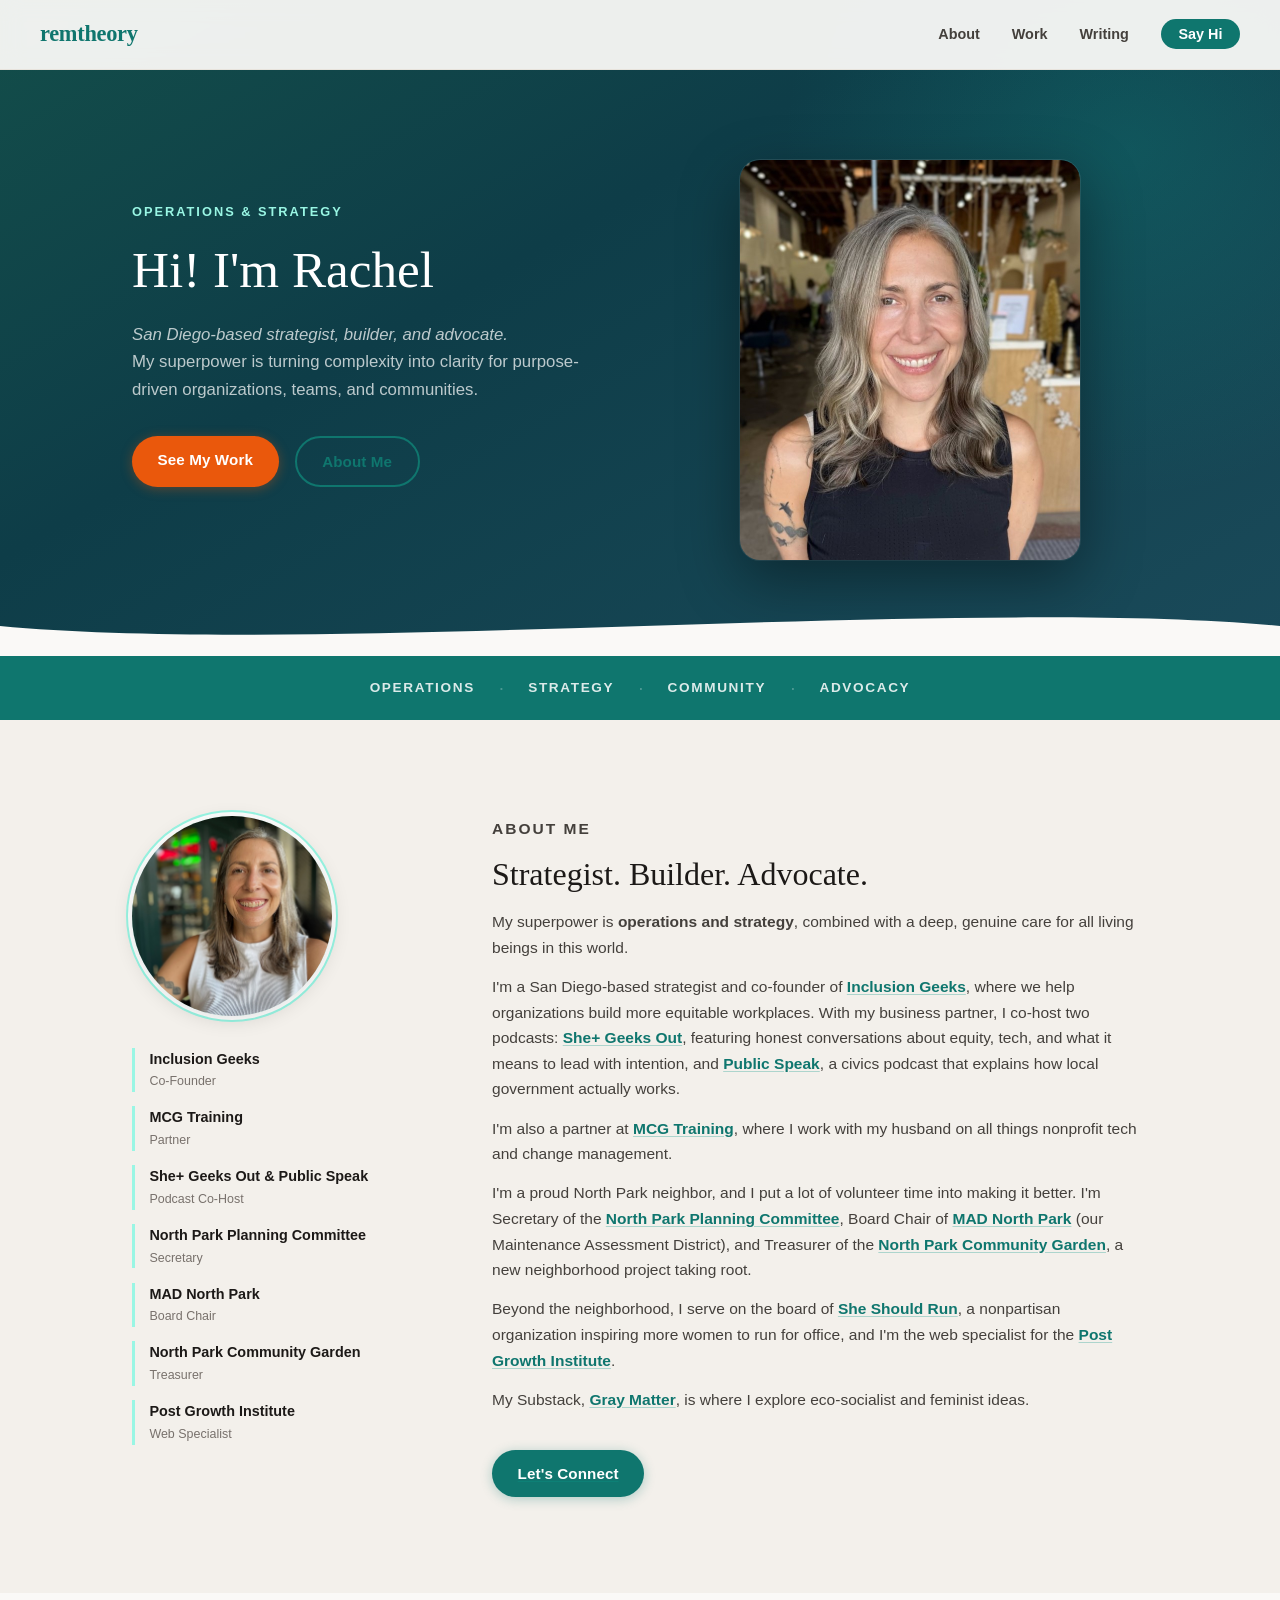
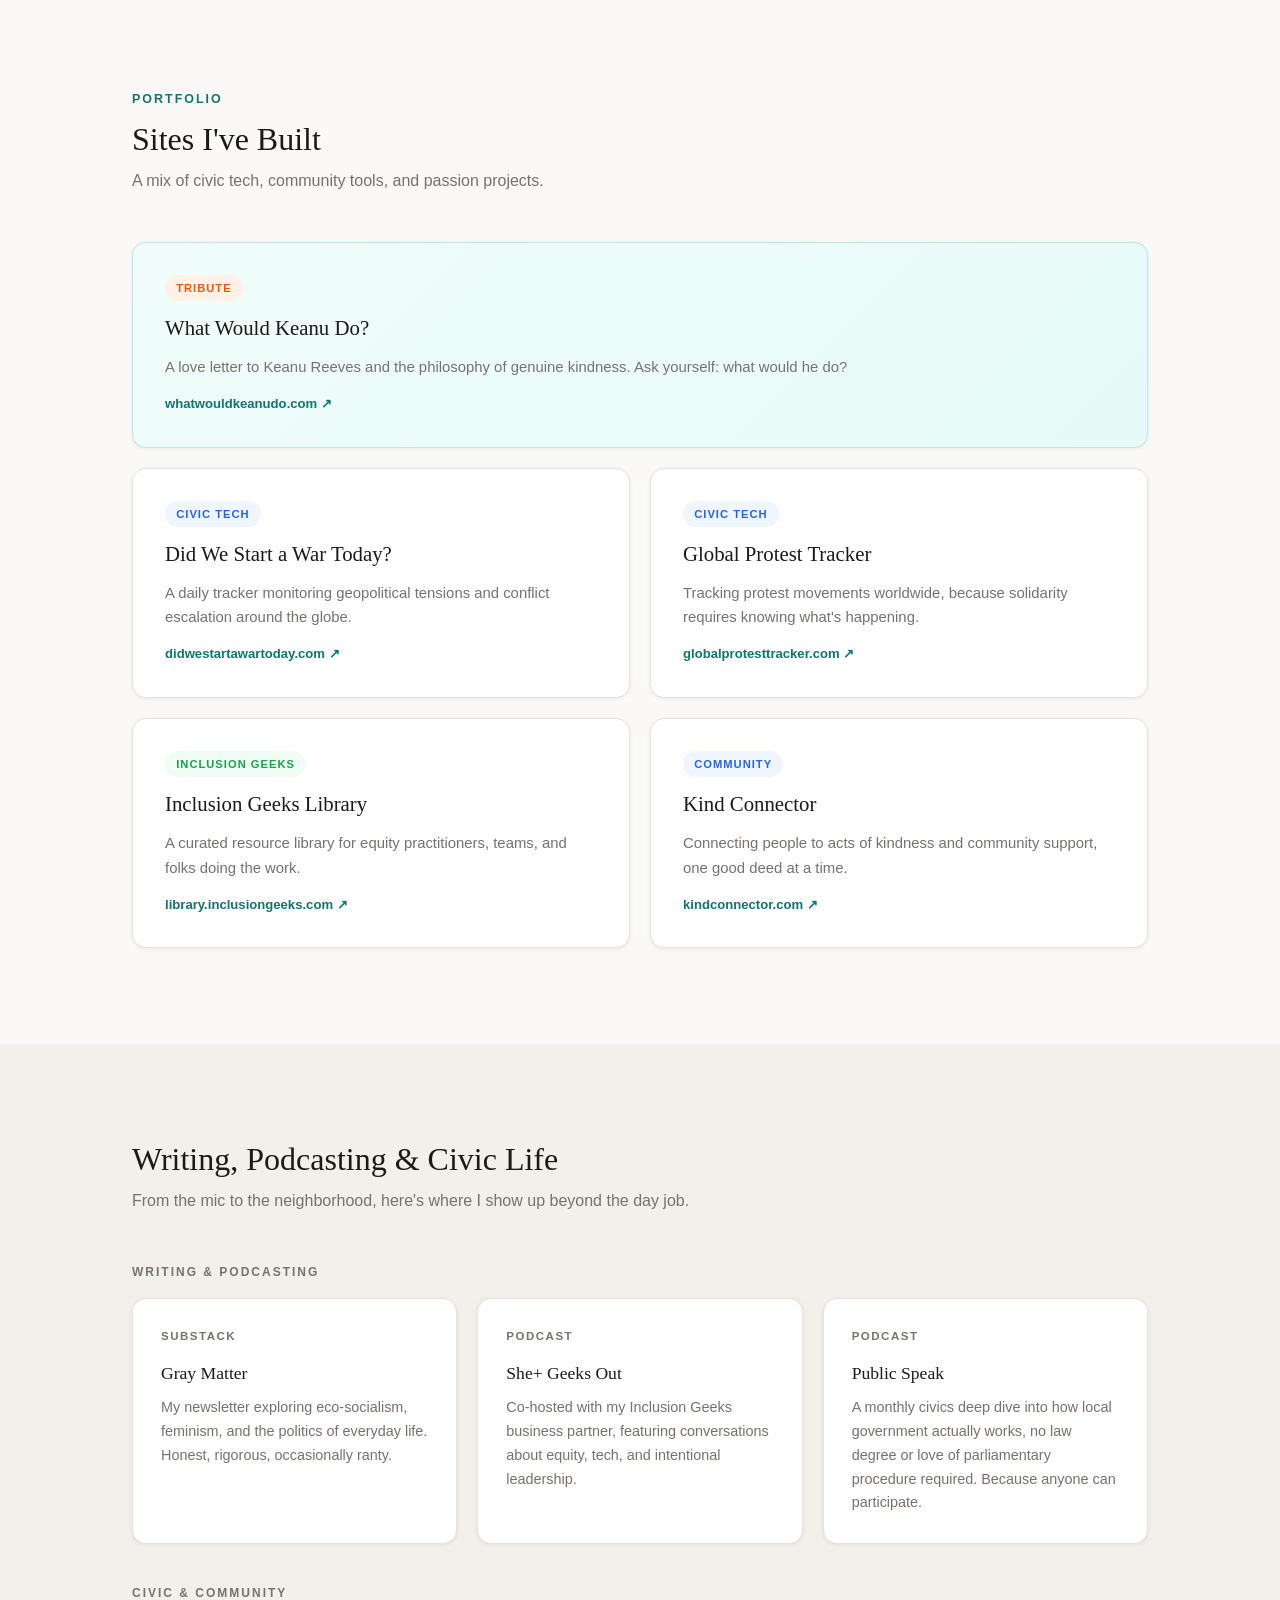
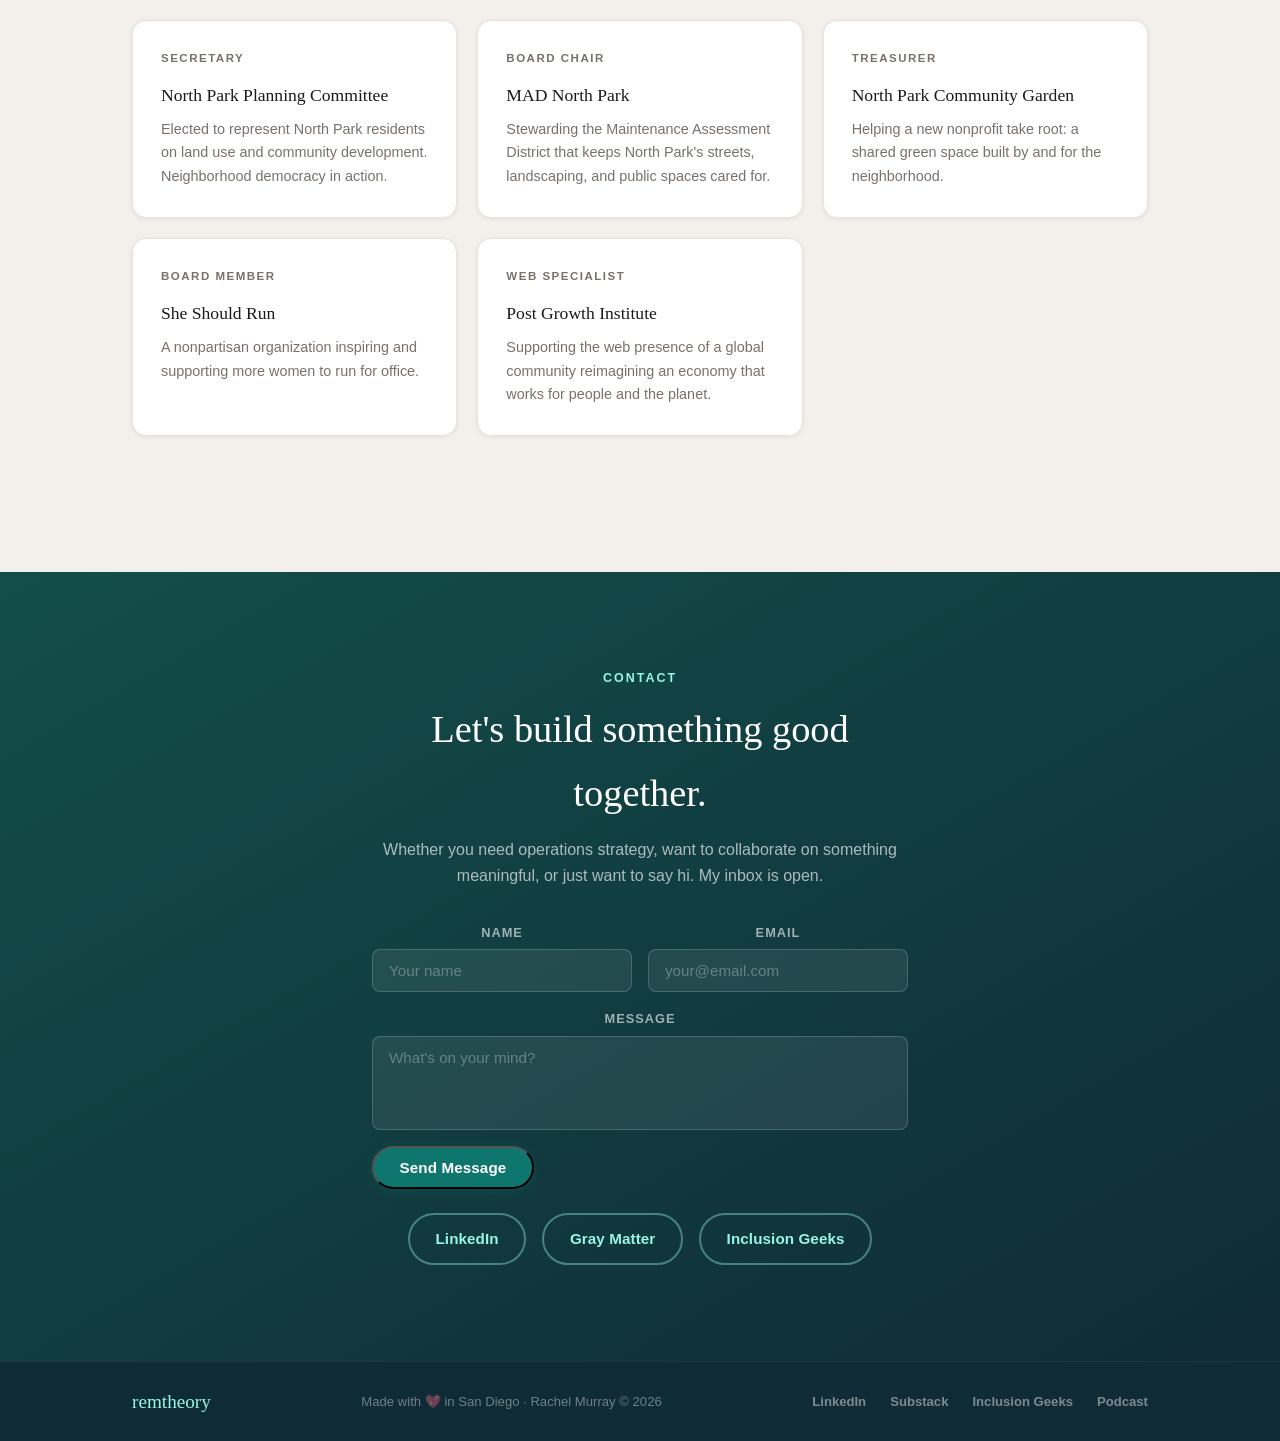
<file: index.html>
<!DOCTYPE html>
<html lang="en">
<head>
  <meta charset="UTF-8" />
  <meta name="viewport" content="width=device-width, initial-scale=1.0" />
  <title>Rachel Murray — remtheory</title>

  <!-- SEO -->
  <meta name="description" content="Rachel Murray — San Diego-based operations strategist, co-founder of Inclusion Geeks, She+ Geeks Out podcast co-host, and civic advocate." />
  <meta name="robots" content="index, follow" />
  <link rel="canonical" href="https://remtheory.com/" />

  <!-- Open Graph -->
  <meta property="og:type" content="website" />
  <meta property="og:url" content="https://remtheory.com/" />
  <meta property="og:title" content="Rachel Murray — remtheory" />
  <meta property="og:description" content="San Diego-based strategist, builder, and advocate. Co-founder of Inclusion Geeks. Turning complexity into clarity for purpose-driven organizations." />
  <meta property="og:image" content="https://remtheory.com/rachel-murray-2026.jpeg" />

  <!-- Twitter Card -->
  <meta name="twitter:card" content="summary_large_image" />
  <meta name="twitter:title" content="Rachel Murray — remtheory" />
  <meta name="twitter:description" content="San Diego-based strategist, builder, and advocate. Co-founder of Inclusion Geeks. Turning complexity into clarity for purpose-driven organizations." />
  <meta name="twitter:image" content="https://remtheory.com/rachel-murray-2026.jpeg" />

  <!-- Security (meta fallbacks — primary headers set server-side via _headers) -->
  <meta http-equiv="Referrer-Policy" content="strict-origin-when-cross-origin" />
  <meta http-equiv="Content-Security-Policy" content="default-src 'self'; script-src 'unsafe-inline'; style-src 'self' 'unsafe-inline' https://fonts.googleapis.com; font-src https://fonts.gstatic.com; connect-src https://formspree.io; img-src 'self' data:; object-src 'none'" />

  <!-- Favicon -->
  <link rel="icon" href="data:image/svg+xml,<svg xmlns='http://www.w3.org/2000/svg' viewBox='0 0 32 32'><rect width='32' height='32' rx='6' fill='%230f766e'/><text x='16' y='22' font-family='serif' font-size='20' fill='white' text-anchor='middle'>r</text></svg>" />

  <!-- Fonts -->
  <link rel="preconnect" href="https://fonts.googleapis.com" />
  <link rel="preconnect" href="https://fonts.gstatic.com" crossorigin />
  <link href="https://fonts.googleapis.com/css2?family=Fraunces:ital,opsz,wght@0,9..144,300;0,9..144,400;0,9..144,600;1,9..144,300;1,9..144,400&family=Plus+Jakarta+Sans:wght@400;500;600;700;800&display=swap" rel="stylesheet" />

  <!-- Performance: preload LCP image -->
  <link rel="preload" as="image" href="rachel-murray-2026.jpeg" />

  <link rel="stylesheet" href="style.css" />

  <!-- Structured Data -->
  <script type="application/ld+json">
  {
    "@context": "https://schema.org",
    "@type": "Person",
    "name": "Rachel Murray",
    "url": "https://remtheory.com",
    "description": "San Diego-based strategist, builder, and advocate. Co-founder of Inclusion Geeks.",
    "jobTitle": "Operations & Strategy",
    "worksFor": {
      "@type": "Organization",
      "name": "Inclusion Geeks",
      "url": "https://inclusiongeeks.com"
    },
    "sameAs": [
      "https://www.linkedin.com/in/rachelmurray/",
      "https://remtheory.substack.com",
      "https://inclusiongeeks.com"
    ]
  }
  </script>
</head>
<body>

  <!-- NAV -->
  <nav class="nav">
    <a href="#" class="nav-logo">remtheory</a>
    <ul class="nav-links">
      <li><a href="#about">About</a></li>
      <li><a href="#work">Work</a></li>
      <li><a href="#writing">Writing</a></li>
      <li><a href="#contact" class="nav-cta">Say Hi</a></li>
    </ul>
  </nav>

  <!-- HERO -->
  <header class="hero">
    <div class="hero-bg-shape"></div>
    <div class="container hero-grid">
      <div class="hero-text">
        <p class="hero-eyebrow">Operations &amp; Strategy</p>
        <h1 class="hero-title">Hi! I'm Rachel</h1>
        <p class="hero-sub"><em>San Diego-based strategist, builder, and advocate.</em><br /> My superpower is turning complexity into clarity for purpose-driven organizations, teams, and communities.</p>
        <div class="hero-cta">
          <a href="#work" class="btn btn-primary">See My Work</a>
          <a href="#about" class="btn btn-ghost">About Me</a>
        </div>
      </div>
      <div class="hero-visual">
        <div class="hero-photo-wrap">
          <img src="rachel-murray-2026.jpeg" alt="Rachel Murray" class="hero-photo" width="340" height="400" loading="eager" fetchpriority="high" />
        </div>
      </div>
    </div>
    <div class="hero-wave">
      <svg viewBox="0 0 1440 80" xmlns="http://www.w3.org/2000/svg" preserveAspectRatio="none">
        <path d="M0,40 C360,80 1080,0 1440,40 L1440,80 L0,80 Z" fill="#faf9f7"/>
      </svg>
    </div>
  </header>

  <!-- STRIP -->
  <section class="strip">
    <div class="container strip-inner">
      <div class="strip-item"><span>Operations</span></div>
      <div class="strip-sep">·</div>
      <div class="strip-item"><span>Strategy</span></div>
      <div class="strip-sep">·</div>
      <div class="strip-item"><span>Community</span></div>
      <div class="strip-sep">·</div>
      <div class="strip-item"><span>Advocacy</span></div>
    </div>
  </section>

  <!-- ABOUT -->
  <section class="section about-section" id="about">
    <div class="container about-grid">
      <div class="about-left">
        <div class="about-avatar">
          <img src="rachel-murray-2023.jpg" alt="Rachel Murray" class="about-photo" width="200" height="200" loading="lazy" />
        </div>
        <div class="about-affiliations">
          <div class="affil-item">
            <div>
              <strong>Inclusion Geeks</strong>
              <span>Co-Founder</span>
            </div>
          </div>
          <div class="affil-item">
            <div>
              <strong>MCG Training</strong>
              <span>Partner</span>
            </div>
          </div>
          <div class="affil-item">
            <div>
              <strong>She+ Geeks Out &amp; Public Speak</strong>
              <span>Podcast Co-Host</span>
            </div>
          </div>
          <div class="affil-item">
            <div>
              <strong>North Park Planning Committee</strong>
              <span>Secretary</span>
            </div>
          </div>
          <div class="affil-item">
            <div>
              <strong>MAD North Park</strong>
              <span>Board Chair</span>
            </div>
          </div>
          <div class="affil-item">
            <div>
              <strong>North Park Community Garden</strong>
              <span>Treasurer</span>
            </div>
          </div>
          <div class="affil-item">
            <div>
              <strong>Post Growth Institute</strong>
              <span>Web Specialist</span>
            </div>
          </div>
        </div>
      </div>
      <div class="about-right">
        <p class="section-eyebrow">About Me</p>
        <h2 class="section-title">Strategist. Builder. Advocate.</h2>
        <p class="about-lead">My superpower is <strong>operations and strategy</strong>, combined with a deep, genuine care for all living beings in this world.</p>
        <p>I'm a San Diego-based strategist and co-founder of <a href="https://inclusiongeeks.com" target="_blank" rel="noopener noreferrer"><strong>Inclusion Geeks</strong></a>, where we help organizations build more equitable workplaces. With my business partner, I co-host two podcasts: <a href="https://inclusiongeeks.com/podcast" target="_blank" rel="noopener noreferrer"><strong>She+ Geeks Out</strong></a>, featuring honest conversations about equity, tech, and what it means to lead with intention, and <a href="https://www.publicspeakpodcast.com/" target="_blank" rel="noopener noreferrer"><strong>Public Speak</strong></a>, a civics podcast that explains how local government actually works.</p>
        <p>I'm also a partner at <a href="https://mcgtraining.com" target="_blank" rel="noopener noreferrer"><strong>MCG Training</strong></a>, where I work with my husband on all things nonprofit tech and change management.</p>
        <p>I'm a proud North Park neighbor, and I put a lot of volunteer time into making it better. I'm Secretary of the <a href="https://www.northparkplanning.org/" target="_blank" rel="noopener noreferrer"><strong>North Park Planning Committee</strong></a>, Board Chair of <a href="https://npmad.org/" target="_blank" rel="noopener noreferrer"><strong>MAD North Park</strong></a> (our Maintenance Assessment District), and Treasurer of the <a href="https://www.northparkcommunitygarden.org" target="_blank" rel="noopener noreferrer"><strong>North Park Community Garden</strong></a>, a new neighborhood project taking root.</p>
        <p>Beyond the neighborhood, I serve on the board of <a href="https://sheshouldrun.org" target="_blank" rel="noopener noreferrer"><strong>She Should Run</strong></a>, a nonpartisan organization inspiring more women to run for office, and I'm the web specialist for the <a href="https://www.postgrowth.org/" target="_blank" rel="noopener noreferrer"><strong>Post Growth Institute</strong></a>.</p>
        <p>My Substack, <a href="https://remtheory.substack.com" target="_blank" rel="noopener noreferrer"><strong>Gray Matter</strong></a>, is where I explore eco-socialist and feminist ideas.</p>
        <a href="#contact" class="btn btn-primary" style="margin-top:1.5rem; display:inline-block; color:#fff;">Let's Connect</a>
      </div>
    </div>
  </section>

  <!-- WORK -->
  <section class="section" id="work">
    <div class="container">
      <div class="section-header">
        <p class="section-eyebrow">Portfolio</p>
        <h2 class="section-title">Sites I've Built</h2>
        <p class="section-sub">A mix of civic tech, community tools, and passion projects.</p>
      </div>

      <div class="projects-grid">

        <a href="https://whatwouldkeanudo.com" target="_blank" rel="noopener noreferrer" class="project-card project-featured">
          <div class="project-meta">
            <span class="project-tag">Tribute</span>
          </div>
          <h3 class="project-title">What Would Keanu Do?</h3>
          <p class="project-desc">A love letter to Keanu Reeves and the philosophy of genuine kindness. Ask yourself: what would he do?</p>
          <span class="project-link">whatwouldkeanudo.com ↗</span>
        </a>

        <a href="https://didwestartawartoday.com" target="_blank" rel="noopener noreferrer" class="project-card">
          <div class="project-meta">
            <span class="project-tag tag-civic">Civic Tech</span>
          </div>
          <h3 class="project-title">Did We Start a War Today?</h3>
          <p class="project-desc">A daily tracker monitoring geopolitical tensions and conflict escalation around the globe.</p>
          <span class="project-link">didwestartawartoday.com ↗</span>
        </a>

        <a href="https://globalprotesttracker.com" target="_blank" rel="noopener noreferrer" class="project-card">
          <div class="project-meta">
            <span class="project-tag tag-civic">Civic Tech</span>
          </div>
          <h3 class="project-title">Global Protest Tracker</h3>
          <p class="project-desc">Tracking protest movements worldwide, because solidarity requires knowing what's happening.</p>
          <span class="project-link">globalprotesttracker.com ↗</span>
        </a>

        <a href="https://library.inclusiongeeks.com" target="_blank" rel="noopener noreferrer" class="project-card">
          <div class="project-meta">
            <span class="project-tag tag-ig">Inclusion Geeks</span>
          </div>
          <h3 class="project-title">Inclusion Geeks Library</h3>
          <p class="project-desc">A curated resource library for equity practitioners, teams, and folks doing the work.</p>
          <span class="project-link">library.inclusiongeeks.com ↗</span>
        </a>

        <a href="https://kindconnector.com" target="_blank" rel="noopener noreferrer" class="project-card">
          <div class="project-meta">
            <span class="project-tag tag-civic">Community</span>
          </div>
          <h3 class="project-title">Kind Connector</h3>
          <p class="project-desc">Connecting people to acts of kindness and community support, one good deed at a time.</p>
          <span class="project-link">kindconnector.com ↗</span>
        </a>

      </div>

    </div>
  </section>

  <!-- WRITING / BEYOND -->
  <section class="section about-section" id="writing">
    <div class="container">
      <div class="section-header">
        <h2 class="section-title">Writing, Podcasting &amp; Civic Life</h2>
        <p class="section-sub">From the mic to the neighborhood, here's where I show up beyond the day job.</p>
      </div>

      <div class="beyond-group">
        <p class="beyond-group-label">Writing &amp; Podcasting</p>
        <div class="beyond-grid beyond-grid-3">

          <a href="https://remtheory.substack.com" target="_blank" rel="noopener noreferrer" class="beyond-card">
            <div class="bc-header">
              <span class="bc-label">Substack</span>
            </div>
            <h3>Gray Matter</h3>
            <p>My newsletter exploring eco-socialism, feminism, and the politics of everyday life. Honest, rigorous, occasionally ranty.</p>
          </a>

          <a href="https://inclusiongeeks.com/podcast" target="_blank" rel="noopener noreferrer" class="beyond-card">
            <div class="bc-header">
              <span class="bc-label">Podcast</span>
            </div>
            <h3>She+ Geeks Out</h3>
            <p>Co-hosted with my Inclusion Geeks business partner, featuring conversations about equity, tech, and intentional leadership.</p>
          </a>

          <a href="https://www.publicspeakpodcast.com/" target="_blank" rel="noopener noreferrer" class="beyond-card">
            <div class="bc-header">
              <span class="bc-label">Podcast</span>
            </div>
            <h3>Public Speak</h3>
            <p>A monthly civics deep dive into how local government actually works, no law degree or love of parliamentary procedure required. Because anyone can participate.</p>
          </a>

        </div>
      </div>

      <div class="beyond-group">
        <p class="beyond-group-label">Civic &amp; Community</p>
        <div class="beyond-grid beyond-grid-3">

          <a href="https://www.northparkplanning.org/" target="_blank" rel="noopener noreferrer" class="beyond-card">
            <div class="bc-header">
              <span class="bc-label">Secretary</span>
            </div>
            <h3>North Park Planning Committee</h3>
            <p>Elected to represent North Park residents on land use and community development. Neighborhood democracy in action.</p>
          </a>

          <a href="https://npmad.org/" target="_blank" rel="noopener noreferrer" class="beyond-card">
            <div class="bc-header">
              <span class="bc-label">Board Chair</span>
            </div>
            <h3>MAD North Park</h3>
            <p>Stewarding the Maintenance Assessment District that keeps North Park's streets, landscaping, and public spaces cared for.</p>
          </a>

          <a href="https://www.northparkcommunitygarden.org" target="_blank" rel="noopener noreferrer" class="beyond-card">
            <div class="bc-header">
              <span class="bc-label">Treasurer</span>
            </div>
            <h3>North Park Community Garden</h3>
            <p>Helping a new nonprofit take root: a shared green space built by and for the neighborhood.</p>
          </a>

          <a href="https://sheshouldrun.org" target="_blank" rel="noopener noreferrer" class="beyond-card">
            <div class="bc-header">
              <span class="bc-label">Board Member</span>
            </div>
            <h3>She Should Run</h3>
            <p>A nonpartisan organization inspiring and supporting more women to run for office.</p>
          </a>

          <a href="https://www.postgrowth.org/" target="_blank" rel="noopener noreferrer" class="beyond-card">
            <div class="bc-header">
              <span class="bc-label">Web Specialist</span>
            </div>
            <h3>Post Growth Institute</h3>
            <p>Supporting the web presence of a global community reimagining an economy that works for people and the planet.</p>
          </a>

        </div>
      </div>

    </div>
  </section>

  <!-- CONTACT -->
  <section class="section contact-section" id="contact">
    <div class="container contact-inner">
      <p class="section-eyebrow" style="color: var(--teal-light);">Contact</p>
      <h2 class="contact-title">Let's build something good together.</h2>
      <p class="contact-sub">Whether you need operations strategy, want to collaborate on something meaningful, or just want to say hi. My inbox is open.</p>

      <form class="contact-form" id="contact-form">
        <div class="form-row">
          <div class="form-group">
            <label for="name">Name</label>
            <input type="text" id="name" name="name" placeholder="Your name" required />
          </div>
          <div class="form-group">
            <label for="email">Email</label>
            <input type="email" id="email" name="email" placeholder="your@email.com" required />
          </div>
        </div>
        <div class="form-group">
          <label for="message">Message</label>
          <textarea id="message" name="message" rows="4" placeholder="What's on your mind?" required></textarea>
        </div>
        <input type="text" name="_gotcha" style="display:none" />
        <button type="submit" class="btn btn-primary form-submit" id="form-submit-btn">Send Message</button>
      </form>

      <div class="form-success" id="form-success" style="display:none;">
        <span class="form-success-icon">🎉</span>
        <h3>Message sent!</h3>
        <p>Thanks for reaching out. I'll get back to you soon.</p>
      </div>

      <script>
        document.getElementById('contact-form').addEventListener('submit', async function(e) {
          e.preventDefault();
          const btn = document.getElementById('form-submit-btn');
          btn.textContent = 'Sending…';
          btn.disabled = true;
          const data = new FormData(this);
          try {
            const res = await fetch('https://formspree.io/f/xlgpwapv', {
              method: 'POST',
              body: data,
              headers: { 'Accept': 'application/json' }
            });
            if (res.ok) {
              document.getElementById('contact-form').style.display = 'none';
              document.getElementById('form-success').style.display = 'flex';
            } else {
              btn.textContent = 'Try again';
              btn.disabled = false;
            }
          } catch {
            btn.textContent = 'Try again';
            btn.disabled = false;
          }
        });
      </script>

      <div class="contact-also">
        <a href="https://www.linkedin.com/in/rachelmurray/" target="_blank" rel="noopener noreferrer" class="btn btn-outline-light">LinkedIn</a>
        <a href="https://remtheory.substack.com" target="_blank" rel="noopener noreferrer" class="btn btn-outline-light">Gray Matter</a>
        <a href="https://inclusiongeeks.com" target="_blank" rel="noopener noreferrer" class="btn btn-outline-light">Inclusion Geeks</a>
      </div>
    </div>
  </section>

  <!-- FOOTER -->
  <footer class="footer">
    <div class="container footer-inner">
      <span class="footer-logo">remtheory</span>
      <span class="footer-copy">Made with &#128150; in San Diego · Rachel Murray © 2026</span>
      <div class="footer-links">
        <a href="https://www.linkedin.com/in/rachelmurray/" target="_blank" rel="noopener noreferrer">LinkedIn</a>
        <a href="https://remtheory.substack.com" target="_blank" rel="noopener noreferrer">Substack</a>
        <a href="https://inclusiongeeks.com" target="_blank" rel="noopener noreferrer">Inclusion Geeks</a>
        <a href="https://inclusiongeeks.com/podcast" target="_blank" rel="noopener noreferrer">Podcast</a>
      </div>
    </div>
  </footer>

</body>
</html>
</file>
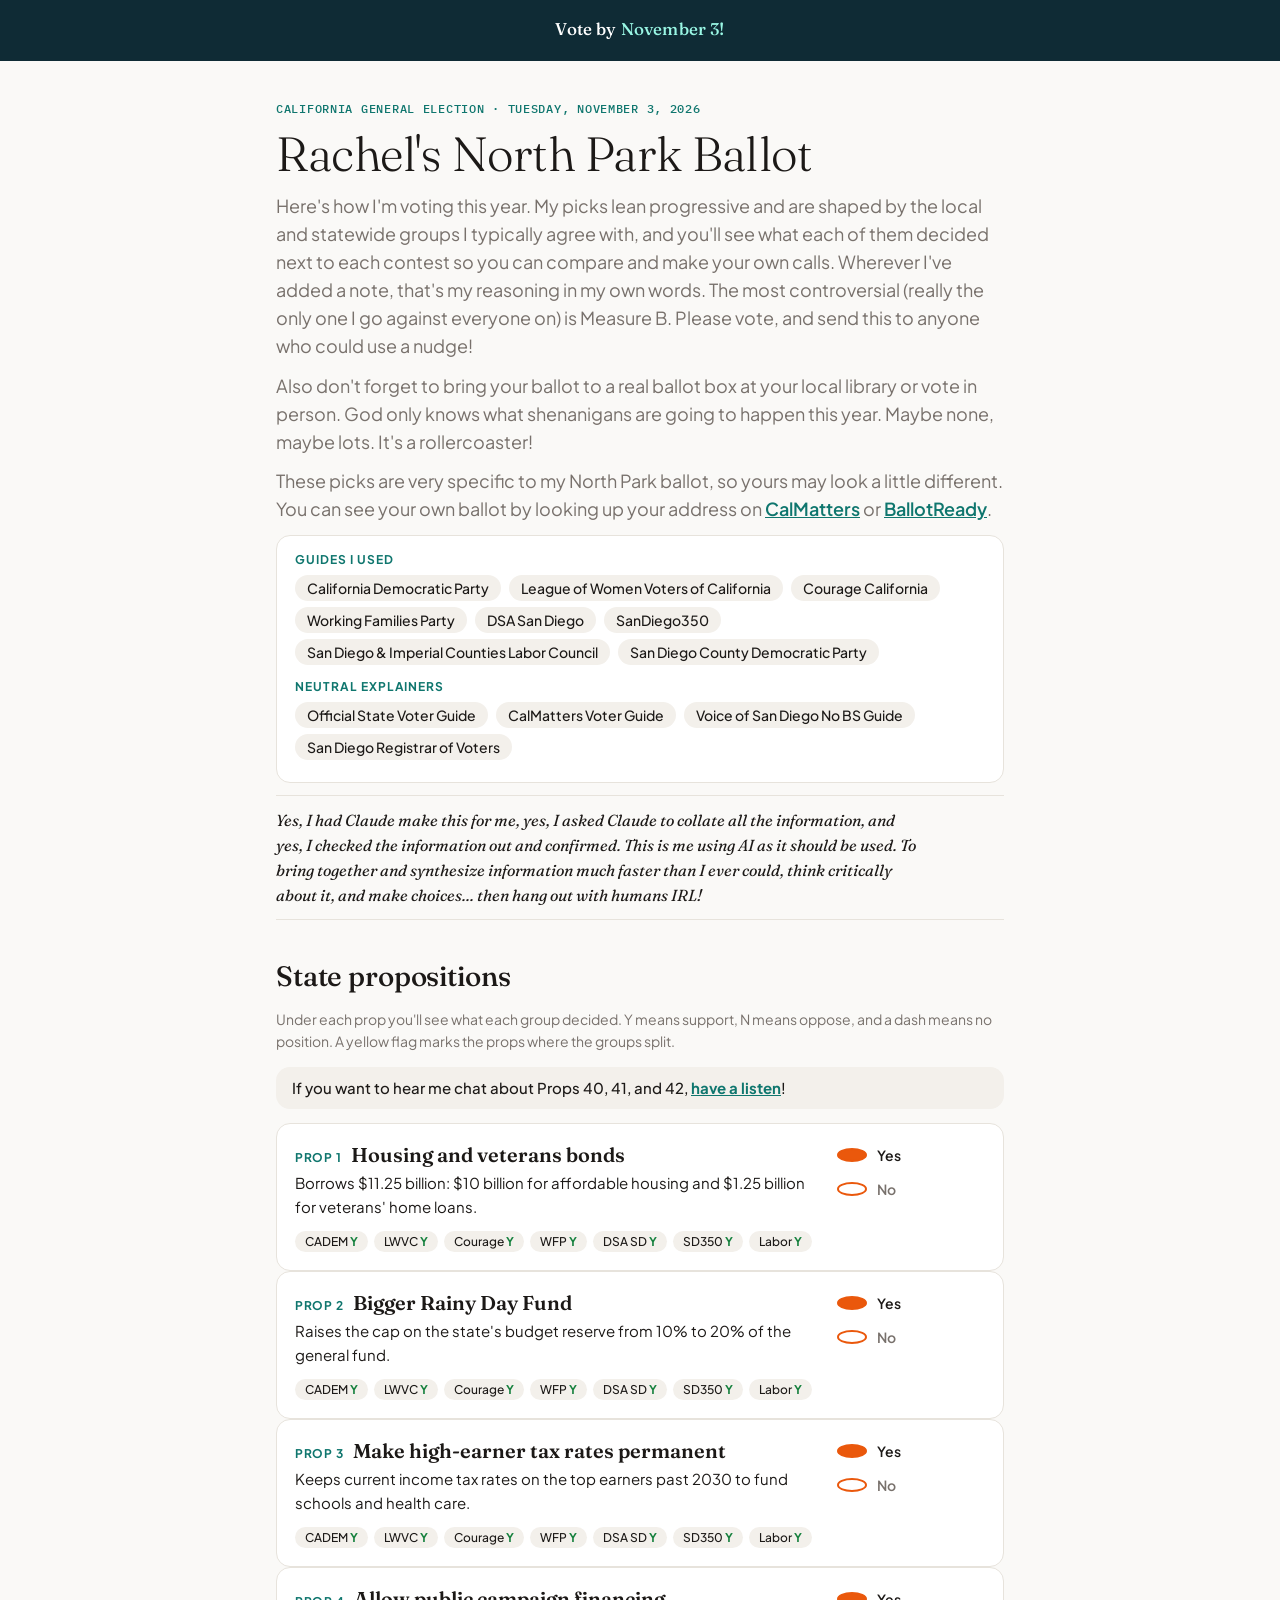
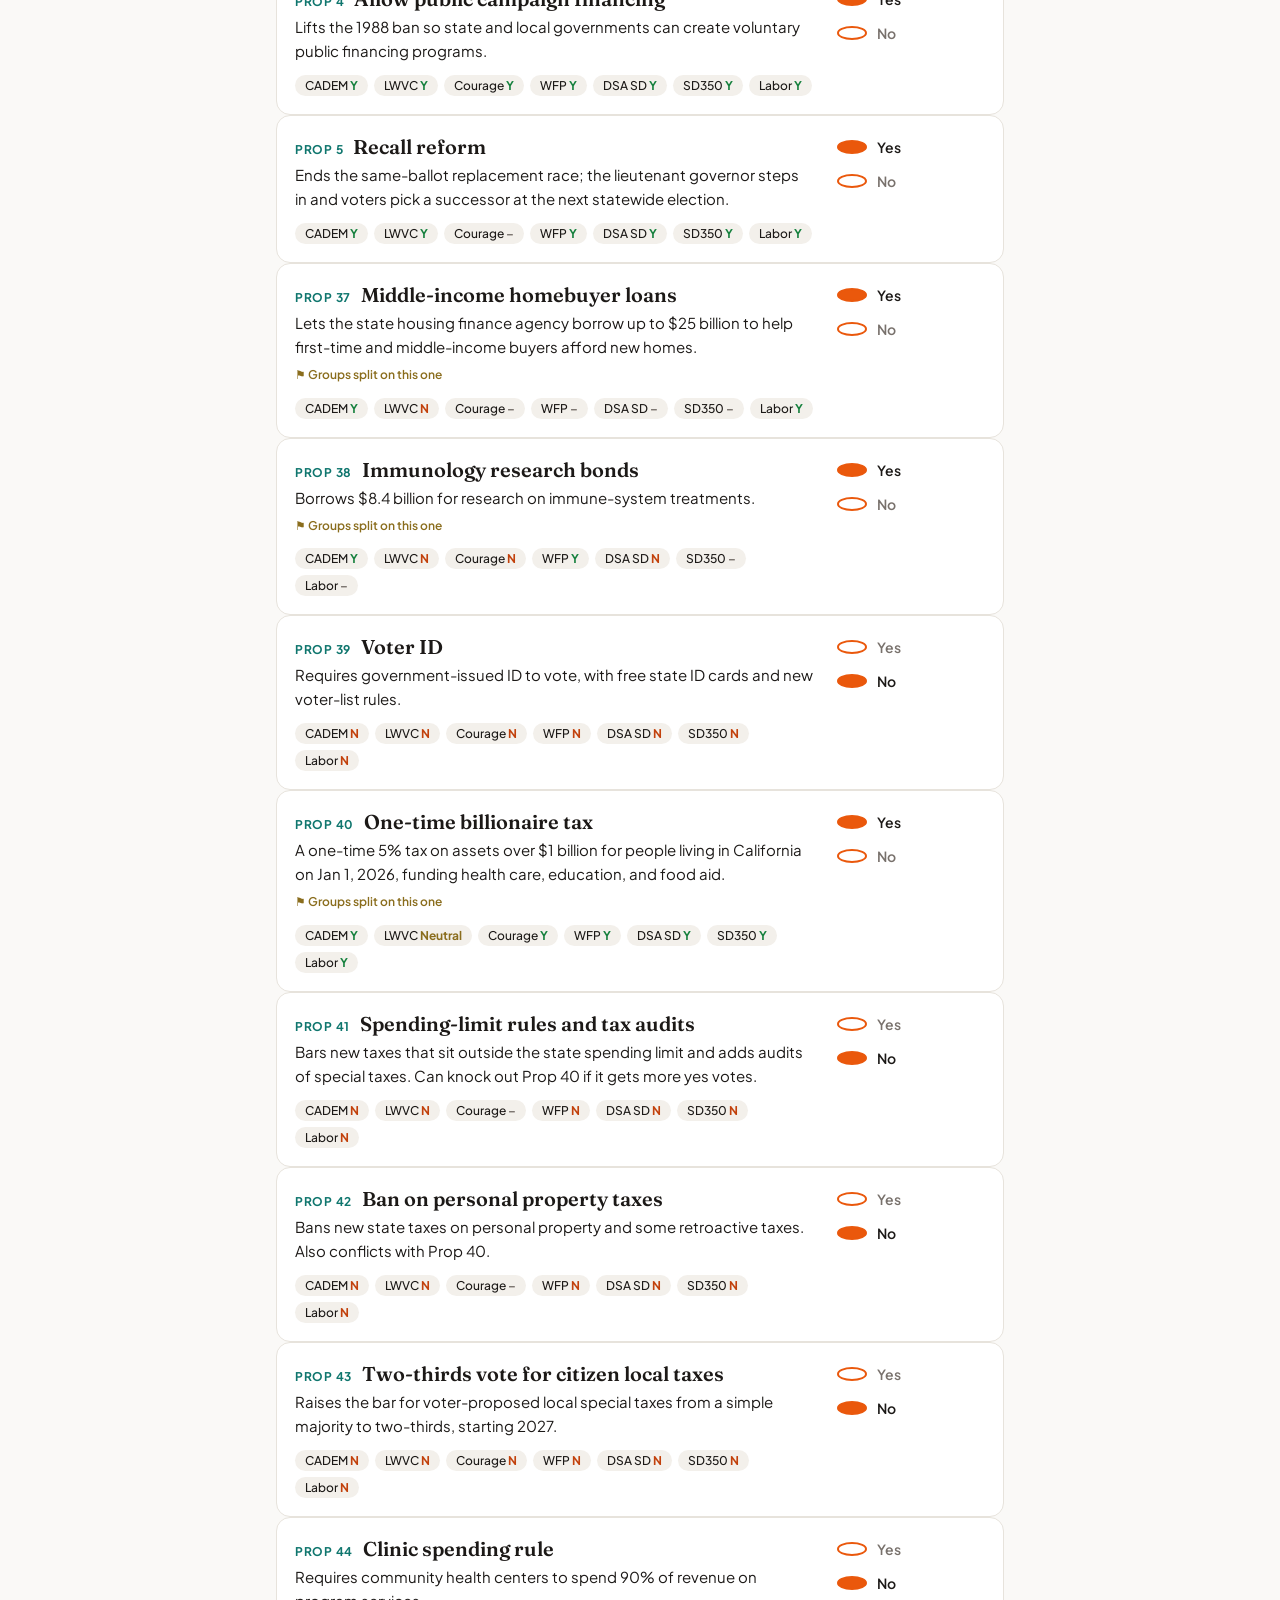
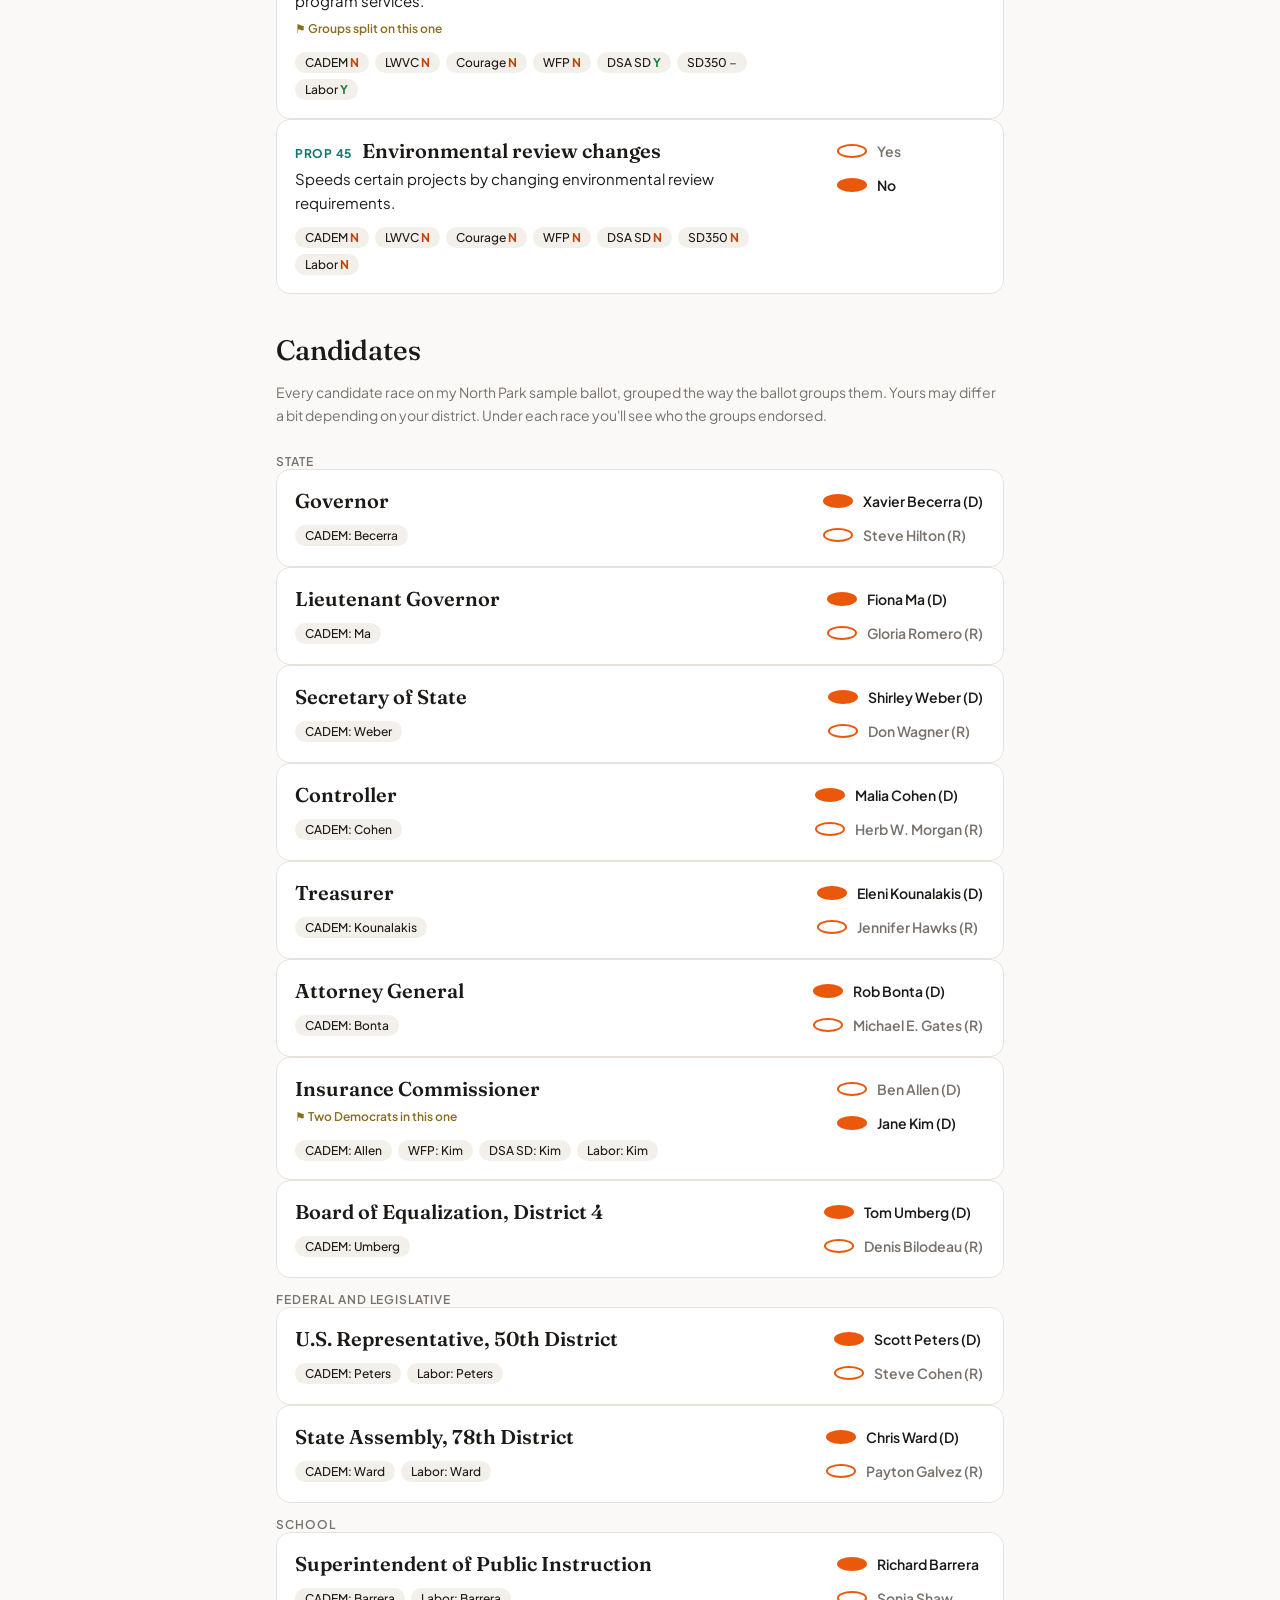
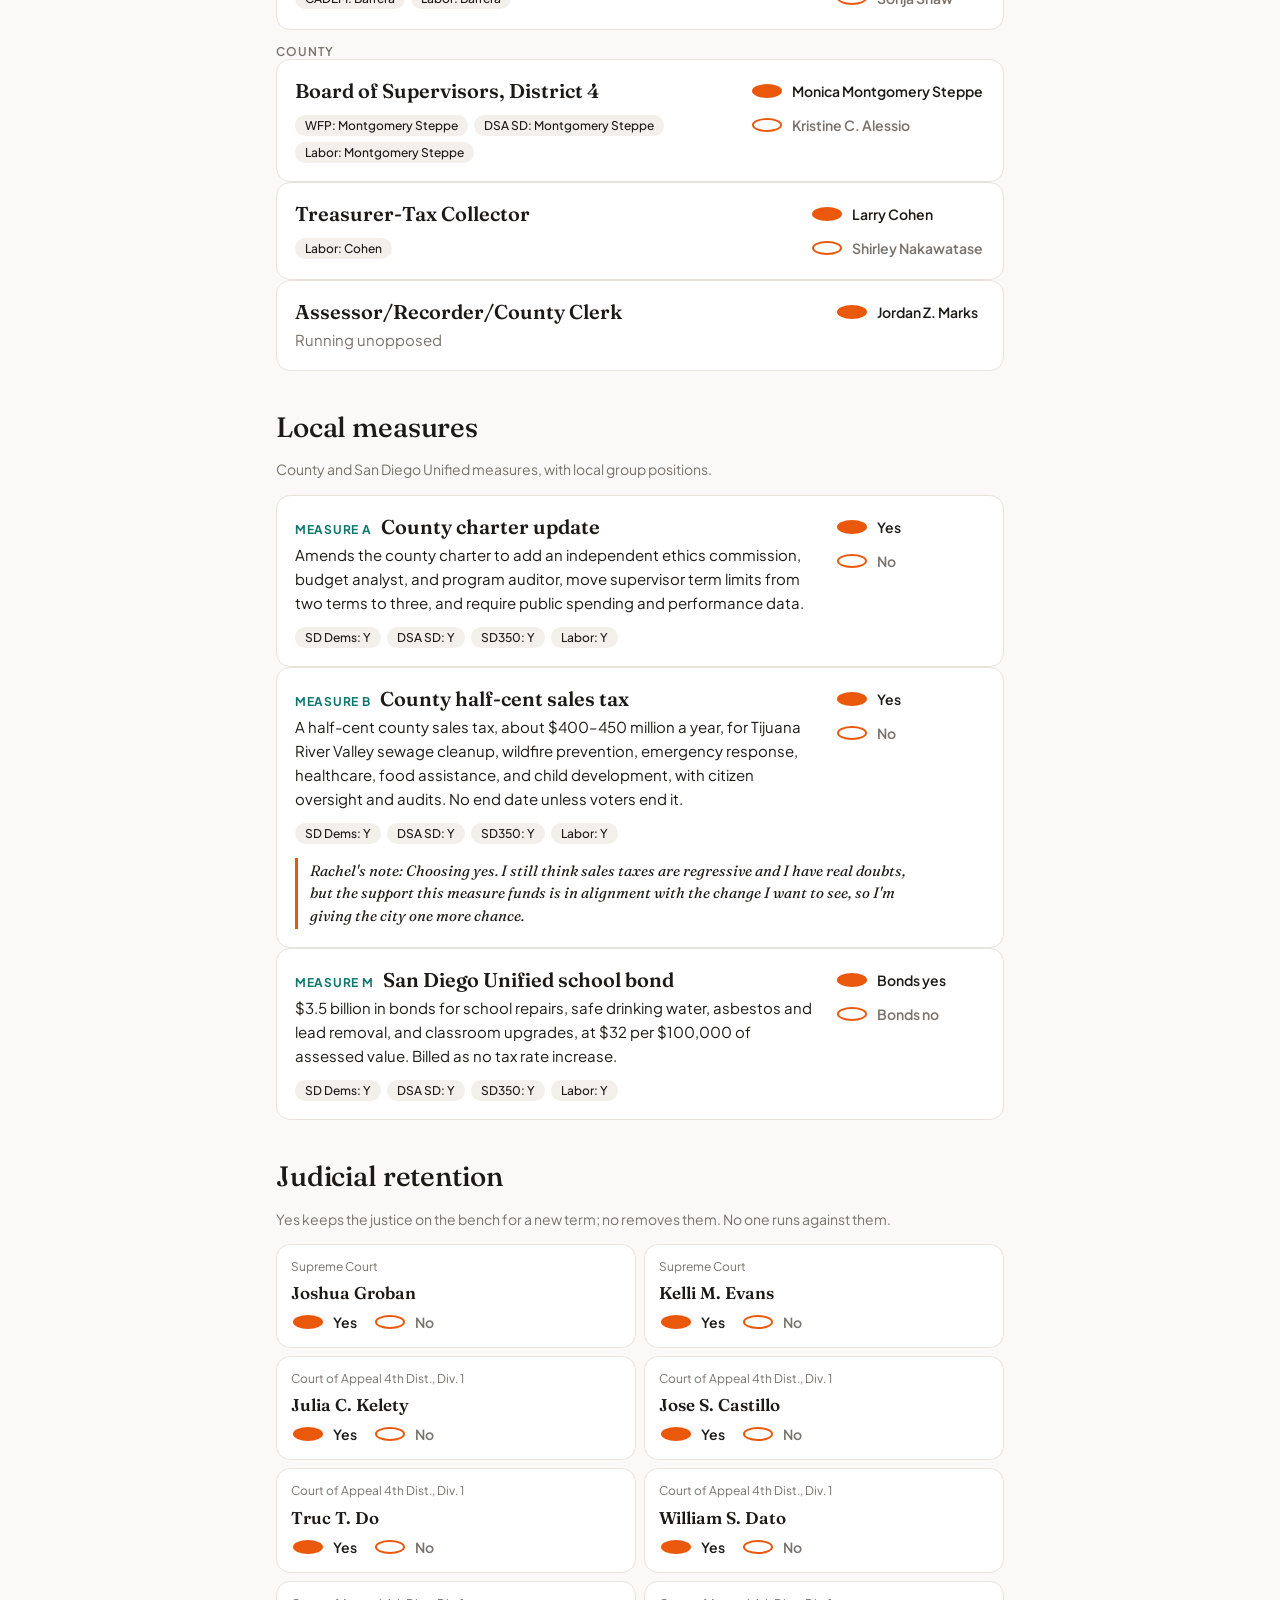
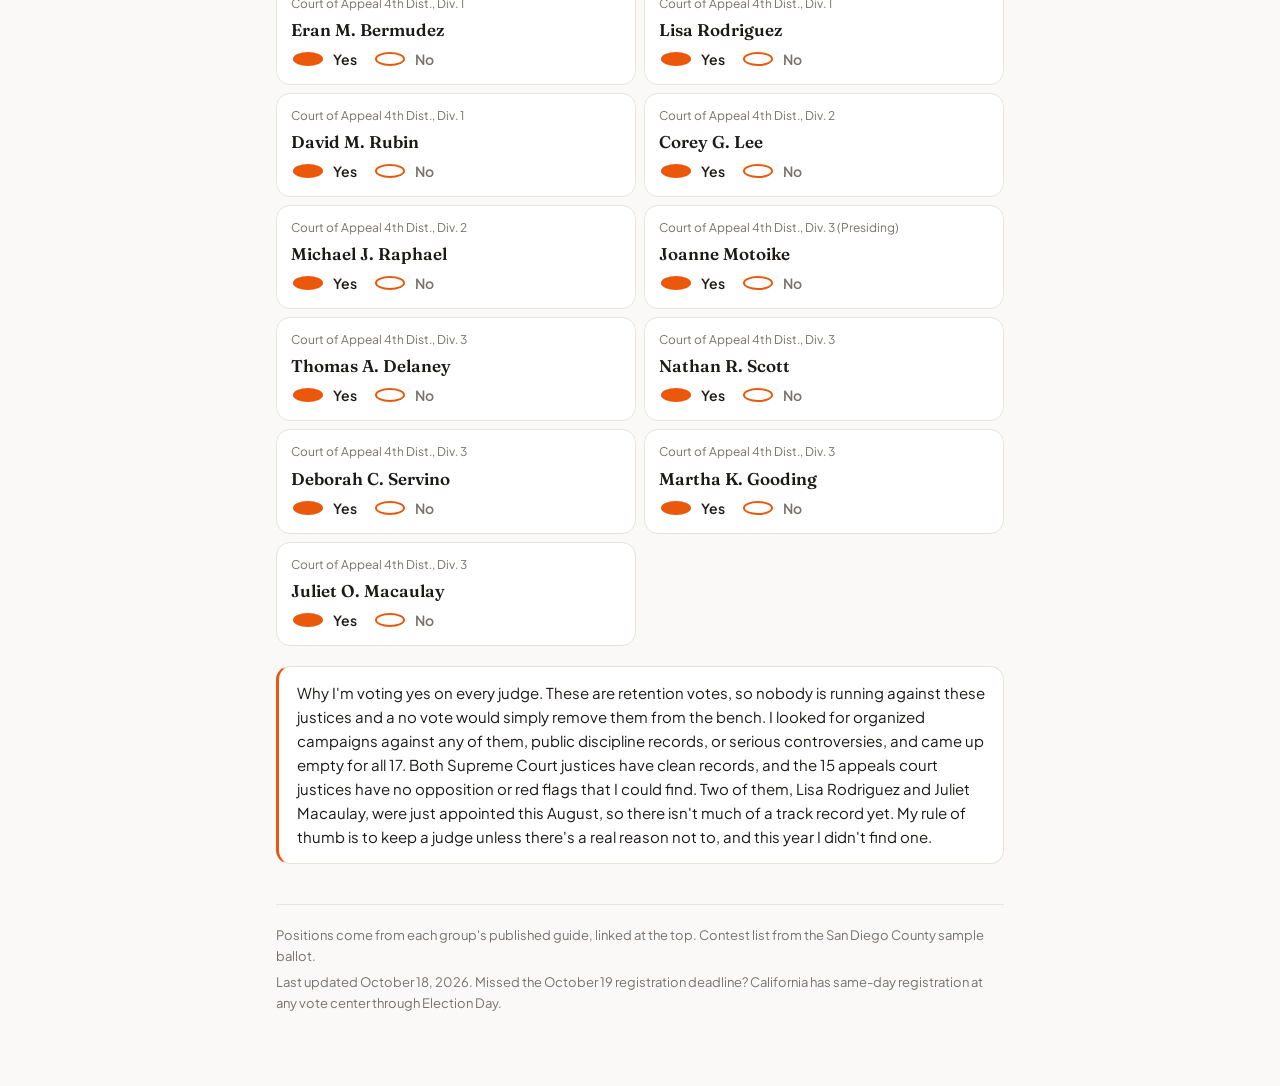
<file: ballot/index.html>
<!doctype html>
<html lang="en">
<head>
<meta charset="utf-8">
<meta name="viewport" content="width=device-width,initial-scale=1,viewport-fit=cover">
<title>Rachel's North Park Ballot</title>
<meta name="description" content="How Rachel is voting on the November 3, 2026 California ballot in North Park, San Diego, with what each local and statewide group decided.">
<link rel="preconnect" href="https://fonts.googleapis.com">
<link rel="stylesheet" href="https://fonts.googleapis.com/css2?family=Fraunces:opsz,wght@9..144,300;9..144,500;9..144,600&amp;family=Plus+Jakarta+Sans:wght@400;500;600;700&amp;family=IBM+Plex+Mono:wght@500&amp;display=swap">
<style>*,*::before,*::after{box-sizing:border-box}html{-webkit-text-size-adjust:100%}body{margin:0}img{max-width:100%}</style>
<style>
/* Layout: a single reading column like a newsletter post, under a navy masthead, in the remtheory palette (warm paper, teal, orange actions). */
:root{
  --paper:#faf9f7; --sheet:#ffffff; --ink:#1c1917; --muted:#78716c; --rule:#e7e3dc;
  --oval:#ea580c; --oval-fill:#ea580c; --yes:#15803d; --no:#c2410c; --neutral:#8a6d1d; --chip:#f3f0eb; --field:#faf9f7;
  --teal:#0f766e; --navy:#0f2b35; --onnavy:#ffffff; --onnavy-soft:#99f6e4;
  --display:"Fraunces",Georgia,"Times New Roman",serif;
  --body:"Plus Jakarta Sans",system-ui,-apple-system,"Segoe UI",sans-serif;
  --mono:"IBM Plex Mono",ui-monospace,Menlo,monospace;
}
@media (prefers-color-scheme:dark){:root:not([data-theme="light"]){
  --paper:#0c1f26; --sheet:#12303a; --ink:#f3f0eb; --muted:#a8b8bc; --rule:#1f4350;
  --oval:#fb923c; --oval-fill:#fb923c; --yes:#4ade80; --no:#fdba74; --neutral:#e5c065; --chip:#173a45; --field:#0f2b35;
  --teal:#5eead4; --navy:#081a20; --onnavy:#ffffff; --onnavy-soft:#99f6e4; color-scheme:dark}}
:root[data-theme="dark"]{
  --paper:#0c1f26; --sheet:#12303a; --ink:#f3f0eb; --muted:#a8b8bc; --rule:#1f4350;
  --oval:#fb923c; --oval-fill:#fb923c; --yes:#4ade80; --no:#fdba74; --neutral:#e5c065; --chip:#173a45; --field:#0f2b35;
  --teal:#5eead4; --navy:#081a20; --onnavy:#ffffff; --onnavy-soft:#99f6e4; color-scheme:dark}
body{background:var(--paper);color:var(--ink);font:16px/1.6 var(--body);padding-inline:16px;padding-block:0 72px}
.topbar{background:var(--navy);margin-inline:-16px;padding:16px;display:flex;justify-content:center}
.topbar span{font:500 17px var(--display);color:var(--onnavy);letter-spacing:.01em}
.topbar span em{font-style:normal;color:var(--onnavy-soft)}
.topbar a{text-decoration:none;border-bottom:1px solid transparent;padding-bottom:2px}
.topbar a:hover,.topbar a:focus-visible{border-bottom-color:var(--onnavy-soft);outline:none}
.wrap{max-width:728px;margin:0 auto;display:flex;flex-direction:column;gap:40px;padding-top:40px}
header{display:flex;flex-direction:column;gap:12px}
.eyebrow{font:500 12px var(--mono);letter-spacing:.06em;text-transform:uppercase;color:var(--teal)}
h1{font:300 clamp(34px,6vw,48px)/1.1 var(--display);margin:0;text-wrap:balance;letter-spacing:-.01em}
.lede{margin:0;max-width:64ch;color:var(--muted);font:400 18px/1.55 var(--body);max-width:62ch}
.bar{display:flex;flex-wrap:wrap;gap:10px 18px;align-items:center;font-size:13px;color:var(--muted);padding-block:12px;border-block:1px solid var(--rule)}
.progress{font:600 13px var(--body);font-variant-numeric:tabular-nums;color:var(--ink)}
.progress::before{content:"";display:inline-block;width:8px;height:8px;border-radius:50%;background:var(--oval);margin-right:8px;vertical-align:1px}
.status{font:500 12px var(--mono)}
.podcast{margin:0;font:500 15px/1.5 var(--body);color:var(--ink);background:var(--chip);border-radius:14px;padding:10px 16px}
.podcast a{color:var(--teal);font-weight:700}
.lede a{color:var(--teal);font-weight:600}
.aside{margin:0;font:400 italic 16px/1.55 var(--display);color:var(--ink);max-width:64ch}
h2{font:500 28px/1.2 var(--display);margin:0;padding:0;border:0;text-transform:none;letter-spacing:-.005em}
section{display:flex;flex-direction:column;gap:14px}
.legend{font-size:14px;color:var(--muted);margin:0}
.contest{background:var(--sheet);border:1px solid var(--rule);border-radius:14px;padding:18px;display:grid;grid-template-columns:minmax(0,1fr) auto;gap:10px 22px}
@media (max-width:620px){.contest{grid-template-columns:1fr}}
.contest h3{margin:0;font:600 20px/1.25 var(--display);display:flex;gap:10px;align-items:baseline;flex-wrap:wrap}
.num{font:700 12px var(--body);letter-spacing:.06em;color:var(--teal)}
.contest p{margin:4px 0 0;max-width:62ch;font-size:15px}
.flag{display:inline-block;margin-top:6px;font-size:12px;font-weight:600;color:var(--neutral)}
.ends{display:flex;flex-wrap:wrap;gap:6px;margin-top:12px}
.end{font:500 12px var(--body);background:var(--chip);border-radius:999px;padding:3px 10px;white-space:nowrap}
.end b{font-weight:700}
.end .Y{color:var(--yes)} .end .N{color:var(--no)} .end .U{color:var(--neutral)} .end .D{color:var(--muted)}
.choices{display:flex;flex-direction:column;gap:8px;min-width:150px}
.choice{display:flex;align-items:center;gap:10px;background:none;border:0;padding:4px 2px;color:var(--ink);font:600 14px var(--body);cursor:pointer;text-align:left;border-radius:6px}
.choice:focus-visible{outline:2px solid var(--oval);outline-offset:2px}
.oval{width:30px;height:14px;border:2px solid var(--oval);border-radius:50%;flex:none;transition:background .15s}
.choice[aria-pressed="true"] .oval{background:var(--oval-fill)}
.note{grid-column:1/-1}
.note input{width:100%;box-sizing:border-box;font:14px var(--body);color:var(--ink);background:var(--field);border:1px solid var(--rule);border-radius:8px;padding:8px 12px}
.note input:focus{outline:2px solid var(--oval);outline-offset:0;border-color:transparent}
.todo{background:var(--sheet);border:1px dashed var(--rule);border-radius:12px;padding:14px 16px;color:var(--muted);margin:0}
footer{font-size:13px;color:var(--muted);display:flex;flex-direction:column;gap:6px;border-top:1px solid var(--rule);padding-top:20px}
footer a{color:var(--teal)}
h4{font:600 12px var(--body);text-transform:uppercase;letter-spacing:.08em;color:var(--muted);margin:14px 0 0}
.judges{display:grid;grid-template-columns:repeat(auto-fill,minmax(250px,1fr));gap:8px}
.judge{background:var(--sheet);border:1px solid var(--rule);border-radius:14px;padding:12px 14px;display:flex;flex-direction:column;gap:6px;min-width:0}
.judge .court{font-size:12px;color:var(--muted)}
.judge .name{font:600 17px var(--display)}
.judge .choices{flex-direction:row;gap:14px;min-width:0}
.guides{display:flex;flex-direction:column;gap:8px;background:var(--sheet);border:1px solid var(--rule);border-radius:14px;padding:16px 18px}
.guides-label{font:700 12px var(--body);text-transform:uppercase;letter-spacing:.08em;color:var(--teal)}
.guides ul{list-style:none;margin:0 0 6px;padding:0;display:flex;flex-wrap:wrap;gap:6px 8px}
.guides a{display:inline-block;font:500 14px var(--body);color:var(--ink);text-decoration:none;background:var(--chip);border-radius:999px;padding:4px 12px}
.guides a:hover,.guides a:focus-visible{background:var(--teal);color:var(--sheet);outline:none}
.judgenote{margin:6px 0 0;font:400 15px/1.6 var(--body);color:var(--ink);background:var(--sheet);border:1px solid var(--rule);border-left:3px solid var(--oval);border-radius:14px;padding:14px 18px;max-width:none}
.mynote{grid-column:1/-1;margin:0;font:400 italic 15px/1.5 var(--display);color:var(--ink);border-left:3px solid var(--oval);padding:2px 0 2px 12px}
.choice[disabled]{cursor:default}
.choice[disabled][aria-pressed="false"]{color:var(--muted)}
.unopp{font-size:13px;color:var(--muted);margin:4px 0 0}
@media (prefers-reduced-motion:reduce){.oval{transition:none}}
</style>
</head>
<body>
<div class="topbar"><a href="https://www.sdvote.com/content/rov/en/voting-options.html"><span>Vote by <em>November 3!</em></span></a></div>
<div class="wrap">
  <header>
    <span class="eyebrow">California general election · Tuesday, November 3, 2026</span>
    <h1>Rachel's North Park Ballot</h1>
    <p class="lede">Here's how I'm voting this year. My picks lean progressive and are shaped by the local and statewide groups I typically agree with, and you'll see what each of them decided next to each contest so you can compare and make your own calls. Wherever I've added a note, that's my reasoning in my own words. The most controversial (really the only one I go against everyone on) is Measure B. Please vote, and send this to anyone who could use a nudge!</p>
    <p class="lede">Also don't forget to bring your ballot to a real ballot box at your local library or vote in person. God only knows what shenanigans are going to happen this year. Maybe none, maybe lots. It's a rollercoaster!</p>
    <p class="lede">These picks are very specific to my North Park ballot, so yours may look a little different. You can see your own ballot by looking up your address on <a href="https://calmatters.org/california-voter-guide-2026/my-ballot/">CalMatters</a> or <a href="https://www.ballotready.org/us/california">BallotReady</a>.</p>
    <nav class="guides" aria-label="Voter guides">
      <span class="guides-label">Guides I used</span>
      <ul>
        <li><a href="https://cadem.org/wp-content/uploads/2026/08/FINAL-2026-General-Election-Endorsements.pdf">California Democratic Party</a></li>
        <li><a href="https://lwvc.org/ballot-recommendations-nov-3-2026/">League of Women Voters of California</a></li>
        <li><a href="https://couragecalifornia.org/2026-midterm-election-resources/">Courage California</a></li>
        <li><a href="https://workingfamilies.org/candidates/">Working Families Party</a></li>
        <li><a href="https://www.dsasandiego.org/november-2026-voter-guide">DSA San Diego</a></li>
        <li><a href="https://sandiego350.org/2026/09/24/november-2026-ballot-measure-recommendations-voting/">SanDiego350</a></li>
        <li><a href="https://www.unionyes.org/2026-endorsements">San Diego &amp; Imperial Counties Labor Council</a></li>
        <li><a href="https://www.sddemocrats.org/propositions--ballot-measures.html">San Diego County Democratic Party</a></li>
      </ul>
      <span class="guides-label">Neutral explainers</span>
      <ul>
        <li><a href="https://voterguide.sos.ca.gov/">Official State Voter Guide</a></li>
        <li><a href="https://calmatters.org/california-voter-guide-2026/">CalMatters Voter Guide</a></li>
        <li><a href="https://voiceofsandiego.org/2026/10/05/voice-of-san-diegos-no-bs-2026-voter-guide/">Voice of San Diego No BS Guide</a></li>
        <li><a href="https://www.sdvote.com/">San Diego Registrar of Voters</a></li>
      </ul>
    </nav>
    <div class="bar"><p class="aside">Yes, I had Claude make this for me, yes, I asked Claude to collate all the information, and yes, I checked the information out and confirmed. This is me using AI as it should be used. To bring together and synthesize information much faster than I ever could, think critically about it, and make choices... then hang out with humans IRL!</p></div>
  </header>

  <section>
    <h2>State propositions</h2>
    <p class="legend">Under each prop you'll see what each group decided. Y means support, N means oppose, and a dash means no position. A yellow flag marks the props where the groups split.</p>
    <p class="podcast">If you want to hear me chat about Props 40, 41, and 42, <a href="https://www.publicspeakpodcast.com/p/yes-on-40-no-on-41-and-42-untangling">have a listen</a>!</p>
    <div id="props"></div>
  </section>

  <section>
    <h2>Candidates</h2>
    <p class="legend">Every candidate race on my North Park sample ballot, grouped the way the ballot groups them. Yours may differ a bit depending on your district. Under each race you'll see who the groups endorsed.</p>
    <div id="races"></div>
  </section>

  <section>
    <h2>Local measures</h2>
    <p class="legend">County and San Diego Unified measures, with local group positions.</p>
    <div id="locals"></div>
  </section>

  <section>
    <h2>Judicial retention</h2>
    <p class="legend">Yes keeps the justice on the bench for a new term; no removes them. No one runs against them.</p>
    <div class="judges" id="judges"></div>
    <p class="judgenote">Why I'm voting yes on every judge. These are retention votes, so nobody is running against these justices and a no vote would simply remove them from the bench. I looked for organized campaigns against any of them, public discipline records, or serious controversies, and came up empty for all 17. Both Supreme Court justices have clean records, and the 15 appeals court justices have no opposition or red flags that I could find. Two of them, Lisa Rodriguez and Juliet Macaulay, were just appointed this August, so there isn't much of a track record yet. My rule of thumb is to keep a judge unless there's a real reason not to, and this year I didn't find one.</p>
  </section>

  <footer>
    <span>Positions come from each group's published guide, linked at the top. Contest list from the San Diego County sample ballot.</span>
    <span>Last updated October 18, 2026. Missed the October 19 registration deadline? California has same-day registration at any vote center through Election Day.</span>
  </footer>
</div>

<script id="ballot-state" type="application/json">{"picks":{"p1":"YES","p3":"YES","p39":"NO","p43":"NO","p44":"NO","p5":"YES","p37":"YES","p40":"YES","p41":"NO","p45":"NO","gov":"Xavier Becerra (D)","ltgov":"Fiona Ma (D)","sos":"Shirley Weber (D)","ag":"Rob Bonta (D)","treas":"Eleni Kounalakis (D)","spi":"Richard Barrera","ins":"Jane Kim (D)","boe4":"Tom Umberg (D)","p2":"YES","p4":"YES","p38":"YES","p42":"NO","ctrl":"Malia Cohen (D)","cd50":"Scott Peters (D)","sup4":"Monica Montgomery Steppe","assr":"Jordan Z. Marks","mB":"YES","mA":"YES","mM":"YES","j_joshuagroban":"YES","j_kellimevans":"YES","j_juliackelety":"YES","j_josescastillo":"YES","j_tructdo":"YES","j_williamsdato":"YES","j_eranmbermudez":"YES","j_lisarodriguez":"YES","j_davidmrubin":"YES","j_coreyglee":"YES","j_michaeljraphael":"YES","j_joannemotoike":"YES","j_thomasadelaney":"YES","j_nathanrscott":"YES","j_deborahcservino":"YES","j_marthakgooding":"YES","j_julietomacaulay":"YES","ad78":"Chris Ward (D)","ttc":"Larry Cohen"},"notes":{"mB":"Choosing yes. I still think sales taxes are regressive and I have real doubts, but the support this measure funds is in alignment with the change I want to see, so I'm giving the city one more chance."}}</script>
<script>
(function(){
const PROPS = [
 {n:1,t:"Housing and veterans bonds",s:"Borrows $11.25 billion: $10 billion for affordable housing and $1.25 billion for veterans' home loans.",e:["Y","Y","Y","Y","Y","Y","Y"]},
 {n:2,t:"Bigger Rainy Day Fund",s:"Raises the cap on the state's budget reserve from 10% to 20% of the general fund.",e:["Y","Y","Y","Y","Y","Y","Y"]},
 {n:3,t:"Make high-earner tax rates permanent",s:"Keeps current income tax rates on the top earners past 2030 to fund schools and health care.",e:["Y","Y","Y","Y","Y","Y","Y"]},
 {n:4,t:"Allow public campaign financing",s:"Lifts the 1988 ban so state and local governments can create voluntary public financing programs.",e:["Y","Y","Y","Y","Y","Y","Y"]},
 {n:5,t:"Recall reform",s:"Ends the same-ballot replacement race; the lieutenant governor steps in and voters pick a successor at the next statewide election.",e:["Y","Y","-","Y","Y","Y","Y"]},
 {n:37,t:"Middle-income homebuyer loans",s:"Lets the state housing finance agency borrow up to $25 billion to help first-time and middle-income buyers afford new homes.",e:["Y","N","-","-","-","-","Y"]},
 {n:38,t:"Immunology research bonds",s:"Borrows $8.4 billion for research on immune-system treatments.",e:["Y","N","N","Y","N","-","-"]},
 {n:39,t:"Voter ID",s:"Requires government-issued ID to vote, with free state ID cards and new voter-list rules.",e:["N","N","N","N","N","N","N"]},
 {n:40,t:"One-time billionaire tax",s:"A one-time 5% tax on assets over $1 billion for people living in California on Jan 1, 2026, funding health care, education, and food aid.",e:["Y","U","Y","Y","Y","Y","Y"]},
 {n:41,t:"Spending-limit rules and tax audits",s:"Bars new taxes that sit outside the state spending limit and adds audits of special taxes. Can knock out Prop 40 if it gets more yes votes.",e:["N","N","-","N","N","N","N"]},
 {n:42,t:"Ban on personal property taxes",s:"Bans new state taxes on personal property and some retroactive taxes. Also conflicts with Prop 40.",e:["N","N","-","N","N","N","N"]},
 {n:43,t:"Two-thirds vote for citizen local taxes",s:"Raises the bar for voter-proposed local special taxes from a simple majority to two-thirds, starting 2027.",e:["N","N","N","N","N","N","N"]},
 {n:44,t:"Clinic spending rule",s:"Requires community health centers to spend 90% of revenue on program services.",e:["N","N","N","N","Y","-","Y"]},
 {n:45,t:"Environmental review changes",s:"Speeds certain projects by changing environmental review requirements.",e:["N","N","N","N","N","N","N"]}
];
const RACES = [
 {g:"State",id:"gov",t:"Governor",c:["Xavier Becerra (D)","Steve Hilton (R)"],e:["CADEM: Becerra"]},
 {g:"State",id:"ltgov",t:"Lieutenant Governor",c:["Fiona Ma (D)","Gloria Romero (R)"],e:["CADEM: Ma"]},
 {g:"State",id:"sos",t:"Secretary of State",c:["Shirley Weber (D)","Don Wagner (R)"],e:["CADEM: Weber"]},
 {g:"State",id:"ctrl",t:"Controller",c:["Malia Cohen (D)","Herb W. Morgan (R)"],e:["CADEM: Cohen"]},
 {g:"State",id:"treas",t:"Treasurer",c:["Eleni Kounalakis (D)","Jennifer Hawks (R)"],e:["CADEM: Kounalakis"]},
 {g:"State",id:"ag",t:"Attorney General",c:["Rob Bonta (D)","Michael E. Gates (R)"],e:["CADEM: Bonta"]},
 {g:"State",id:"ins",t:"Insurance Commissioner",c:["Ben Allen (D)","Jane Kim (D)"],e:["CADEM: Allen","WFP: Kim","DSA SD: Kim","Labor: Kim"],f:"Two Democrats in this one"},
 {g:"State",id:"boe4",t:"Board of Equalization, District 4",c:["Tom Umberg (D)","Denis Bilodeau (R)"],e:["CADEM: Umberg"]},
 {g:"Federal and legislative",id:"cd50",t:"U.S. Representative, 50th District",c:["Scott Peters (D)","Steve Cohen (R)"],e:["CADEM: Peters","Labor: Peters"]},
 {g:"Federal and legislative",id:"ad78",t:"State Assembly, 78th District",c:["Chris Ward (D)","Payton Galvez (R)"],e:["CADEM: Ward","Labor: Ward"]},
 {g:"School",id:"spi",t:"Superintendent of Public Instruction",c:["Richard Barrera","Sonja Shaw"],e:["CADEM: Barrera","Labor: Barrera"]},
 {g:"County",id:"sup4",t:"Board of Supervisors, District 4",c:["Monica Montgomery Steppe","Kristine C. Alessio"],e:["WFP: Montgomery Steppe","DSA SD: Montgomery Steppe","Labor: Montgomery Steppe"]},
 {g:"County",id:"ttc",t:"Treasurer-Tax Collector",c:["Larry Cohen","Shirley Nakawatase"],e:["Labor: Cohen"]},
 {g:"County",id:"assr",t:"Assessor/Recorder/County Clerk",c:["Jordan Z. Marks"],e:[],u:"Running unopposed"}
];
const LOCALS = [
 {id:"mA",n:"Measure A",t:"County charter update",s:"Amends the county charter to add an independent ethics commission, budget analyst, and program auditor, move supervisor term limits from two terms to three, and require public spending and performance data.",e:["SD Dems: Y","DSA SD: Y","SD350: Y","Labor: Y"]},
 {id:"mB",n:"Measure B",t:"County half-cent sales tax",s:"A half-cent county sales tax, about $400–450 million a year, for Tijuana River Valley sewage cleanup, wildfire prevention, emergency response, healthcare, food assistance, and child development, with citizen oversight and audits. No end date unless voters end it.",e:["SD Dems: Y","DSA SD: Y","SD350: Y","Labor: Y"]},
 {id:"mM",n:"Measure M",t:"San Diego Unified school bond",s:"$3.5 billion in bonds for school repairs, safe drinking water, asbestos and lead removal, and classroom upgrades, at $32 per $100,000 of assessed value. Billed as no tax rate increase.",e:["SD Dems: Y","DSA SD: Y","SD350: Y","Labor: Y"],o:["Bonds yes","Bonds no"]}
];
const JUDGES = [
 ["Supreme Court","Joshua Groban"],["Supreme Court","Kelli M. Evans"],
 ["Court of Appeal 4th Dist., Div. 1","Julia C. Kelety"],["Court of Appeal 4th Dist., Div. 1","Jose S. Castillo"],["Court of Appeal 4th Dist., Div. 1","Truc T. Do"],["Court of Appeal 4th Dist., Div. 1","William S. Dato"],["Court of Appeal 4th Dist., Div. 1","Eran M. Bermudez"],["Court of Appeal 4th Dist., Div. 1","Lisa Rodriguez"],["Court of Appeal 4th Dist., Div. 1","David M. Rubin"],
 ["Court of Appeal 4th Dist., Div. 2","Corey G. Lee"],["Court of Appeal 4th Dist., Div. 2","Michael J. Raphael"],
 ["Court of Appeal 4th Dist., Div. 3 (Presiding)","Joanne Motoike"],["Court of Appeal 4th Dist., Div. 3","Thomas A. Delaney"],["Court of Appeal 4th Dist., Div. 3","Nathan R. Scott"],["Court of Appeal 4th Dist., Div. 3","Deborah C. Servino"],["Court of Appeal 4th Dist., Div. 3","Martha K. Gooding"],["Court of Appeal 4th Dist., Div. 3","Juliet O. Macaulay"]
];
const ORGS=["CADEM","LWVC","Courage","WFP","DSA SD","SD350","Labor"];
const LBL={Y:"Y",N:"N",U:"Neutral","-":"–"};
const CLS={Y:"Y",N:"N",U:"U","-":"D"};
let state;
try{state=JSON.parse(document.getElementById("ballot-state").textContent)}catch(e){state={picks:{},notes:{}}}
state.picks=state.picks||{};state.notes=state.notes||{};

const el=(tag,attrs,kids)=>{const n=document.createElement(tag);for(const k in attrs||{}){if(k==="text")n.textContent=attrs[k];else n.setAttribute(k,attrs[k])}(kids||[]).forEach(c=>c&&n.appendChild(c));return n};

let canEdit=false;
function choiceBtn(key,val,label){
  const at={type:"button",class:"choice","aria-pressed":String(state.picks[key]===val)};if(!canEdit)at.disabled="";
  const b=el("button",at,[el("span",{class:"oval","aria-hidden":"true"}),el("span",{text:label})]);
  b.addEventListener("click",()=>{if(!canEdit)return;state.picks[key]=state.picks[key]===val?undefined:val;if(!state.picks[key])delete state.picks[key];render();queueSave()});
  return b;
}
function noteBox(key){
  if(!canEdit){return state.notes[key]?el("p",{class:"mynote",text:"Rachel's note: "+state.notes[key]}):null}
  const i=el("input",{id:"note-"+key,type:"text",placeholder:"Notes (why, questions to check)","aria-label":"Notes"});
  i.value=state.notes[key]||"";
  i.addEventListener("input",()=>{if(i.value)state.notes[key]=i.value;else delete state.notes[key];queueSave()});
  return el("div",{class:"note"},[i]);
}
function render(){
  const focusId=document.activeElement&&document.activeElement.id;
  const P=document.getElementById("props");P.textContent="";
  PROPS.forEach(p=>{
    const key="p"+p.n;
    const split=new Set(p.e.filter(x=>x!=="-")).size>1;
    const ends=el("div",{class:"ends"},p.e.map((v,i)=>{const s=el("span",{class:"end"});s.append(ORGS[i]+" ");s.appendChild(el("b",{class:CLS[v],text:LBL[v]}));return s}));
    const info=el("div",{style:"min-width:0"},[el("h3",{},[el("span",{class:"num",text:"PROP "+p.n}),el("span",{text:p.t})]),el("p",{text:p.s}),split?el("span",{class:"flag",text:"⚑ Groups split on this one"}):null,ends]);
    P.appendChild(el("article",{class:"contest"},[info,el("div",{class:"choices"},[choiceBtn(key,"YES","Yes"),choiceBtn(key,"NO","No")]),noteBox(key)]));
  });
  const R=document.getElementById("races");R.textContent="";
  let lastG="";
  RACES.forEach(r=>{
    if(r.g!==lastG){R.appendChild(el("h4",{text:r.g}));lastG=r.g}
    const info=el("div",{style:"min-width:0"},[el("h3",{text:r.t}),r.u?el("p",{class:"unopp",text:r.u}):null,r.f?el("span",{class:"flag",text:"⚑ "+r.f}):null,r.e.length?el("div",{class:"ends"},r.e.map(x=>el("span",{class:"end",text:x}))):null]);
    R.appendChild(el("article",{class:"contest"},[info,el("div",{class:"choices"},r.c.map(c=>choiceBtn(r.id,c,c))),noteBox(r.id)]));
  });
  const L=document.getElementById("locals");L.textContent="";
  LOCALS.forEach(m=>{
    const o=m.o||["Yes","No"];
    const info=el("div",{style:"min-width:0"},[el("h3",{},[el("span",{class:"num",text:m.n.toUpperCase()}),el("span",{text:m.t})]),el("p",{text:m.s}),el("div",{class:"ends"},m.e.map(x=>el("span",{class:"end",text:x})))]);
    L.appendChild(el("article",{class:"contest"},[info,el("div",{class:"choices"},[choiceBtn(m.id,"YES",o[0]),choiceBtn(m.id,"NO",o[1])]),noteBox(m.id)]));
  });
  const J=document.getElementById("judges");J.textContent="";
  JUDGES.forEach(([c,n])=>{
    const key="j_"+n.toLowerCase().replace(/[^a-z]+/g,"");
    J.appendChild(el("div",{class:"judge"},[el("span",{class:"court",text:c}),el("span",{class:"name",text:n}),el("div",{class:"choices"},[choiceBtn(key,"YES","Yes"),choiceBtn(key,"NO","No")])]));
  });
  const total=PROPS.length+RACES.length+LOCALS.length+JUDGES.length,done=Object.keys(state.picks).length;
  void total;void done;
  if(focusId){const f=document.getElementById(focusId);if(f)f.focus()}
}
function queueSave(){}
render();
})();
</script>
</body>
</html>
</file>
<file: style.css>
/* ============================================================
   remtheory.com — Rachel Murray
   Professional + warm: deep teal, terracotta, warm neutrals
   Fonts: Fraunces (display) + Plus Jakarta Sans (body)
   ============================================================ */

:root {
  --teal:         #0d9488;
  --teal-dark:    #0f766e;
  --teal-deeper:  #134e4a;
  --teal-light:   #99f6e4;
  --teal-pale:    #f0fdfb;
  --orange:       #ea580c;
  --orange-light: #fff1e8;
  --orange-mid:   #fb923c;
  --green:        #16a34a;
  --bg:           #faf9f7;
  --bg-alt:       #f3f0eb;
  --white:        #ffffff;
  --text:         #1c1917;
  --text-mid:     #44403c;
  --text-light:   #78716c;
  --border:       #e7e3dc;
  --navy:         #0f2b35;
  --radius-sm:    8px;
  --radius:       14px;
  --radius-lg:    24px;
  --shadow-sm:    0 1px 4px rgba(0,0,0,.07);
  --shadow:       0 4px 20px rgba(0,0,0,.09);
  --shadow-md:    0 8px 32px rgba(0,0,0,.12);
}

*, *::before, *::after { box-sizing: border-box; margin: 0; padding: 0; }
html { scroll-behavior: smooth; }

body {
  font-family: 'Plus Jakarta Sans', sans-serif;
  background: var(--bg);
  color: var(--text);
  line-height: 1.65;
  overflow-x: hidden;
}

a { color: inherit; text-decoration: none; }

/* ── CONTAINER ── */
.container {
  max-width: 1080px;
  margin: 0 auto;
  padding: 0 2rem;
}

/* ── NAV ── */
.nav {
  position: fixed;
  top: 0; left: 0; right: 0;
  z-index: 100;
  display: flex;
  align-items: center;
  justify-content: space-between;
  padding: 1rem 2.5rem;
  background: rgba(250,249,247,.95);
  backdrop-filter: blur(10px);
  border-bottom: 1px solid var(--border);
}

.nav-logo {
  font-family: 'Fraunces', serif;
  font-size: 1.4rem;
  font-weight: 600;
  color: var(--teal-dark);
  letter-spacing: -.3px;
}

.nav-links {
  list-style: none;
  display: flex;
  align-items: center;
  gap: 2rem;
}

.nav-links a {
  font-size: .9rem;
  font-weight: 600;
  color: var(--text-mid);
  transition: color .2s;
}

.nav-links a:hover { color: var(--teal-dark); }

.nav-cta {
  background: var(--teal-dark);
  color: var(--white) !important;
  padding: .45rem 1.1rem;
  border-radius: 50px;
  transition: background .2s !important;
}

.nav-cta:hover { background: var(--teal-deeper) !important; color: var(--white) !important; }

/* ── BUTTONS ── */
.btn {
  display: inline-block;
  padding: .7rem 1.6rem;
  border-radius: 50px;
  font-family: 'Plus Jakarta Sans', sans-serif;
  font-weight: 700;
  font-size: .95rem;
  cursor: pointer;
  transition: transform .15s, box-shadow .15s, background .2s, color .2s;
  letter-spacing: .1px;
}

.btn:hover { transform: translateY(-1px); }

.btn-primary {
  background: var(--teal-dark);
  color: var(--white);
  box-shadow: 0 2px 12px rgba(13,116,110,.3);
}
.btn-primary:hover { background: var(--teal-deeper); box-shadow: 0 4px 18px rgba(13,116,110,.4); }

.btn-ghost {
  background: transparent;
  color: var(--teal-dark);
  border: 2px solid var(--teal-dark);
}
.btn-ghost:hover { background: var(--teal-pale); }

.btn-outline-light {
  background: transparent;
  color: var(--teal-light);
  border: 2px solid rgba(153,246,228,.4);
}
.btn-outline-light:hover { background: rgba(255,255,255,.08); border-color: var(--teal-light); }

/* ── HERO ── */
.hero {
  position: relative;
  background: linear-gradient(150deg, var(--teal-deeper) 0%, #0e3d48 40%, #1a4a5a 100%);
  padding: 10rem 0 6rem;
  overflow: hidden;
}

.hero-bg-shape {
  position: absolute;
  top: -200px;
  right: -200px;
  width: 700px;
  height: 700px;
  border-radius: 50%;
  background: radial-gradient(circle, rgba(13,148,136,.25) 0%, transparent 70%);
  pointer-events: none;
}

.hero-grid {
  display: grid;
  grid-template-columns: 1fr 1fr;
  gap: 4rem;
  align-items: center;
}

@media (max-width: 760px) {
  .hero-grid { grid-template-columns: 1fr; gap: 3rem; }
  .hero-visual { display: none; }
}

.hero-eyebrow {
  font-size: .8rem;
  font-weight: 700;
  text-transform: uppercase;
  letter-spacing: 2px;
  color: var(--teal-light);
  margin-bottom: 1.1rem;
}

.hero-title {
  font-family: 'Fraunces', serif;
  font-size: clamp(2rem, 4vw, 3.2rem);
  font-weight: 300;
  color: var(--white);
  line-height: 1.2;
  margin-bottom: 1.25rem;
}

.hero-title em {
  font-style: italic;
  color: var(--teal-light);
}

.hero-sub {
  font-size: 1.05rem;
  color: rgba(255,255,255,.72);
  max-width: 480px;
  margin-bottom: 2rem;
  font-weight: 400;
}

.hero-cta {
  display: flex;
  gap: 1rem;
  flex-wrap: wrap;
  margin-bottom: 2rem;
}

.hero .btn-primary {
  background: var(--orange);
  box-shadow: 0 2px 12px rgba(234,88,12,.35);
}
.hero .btn-primary:hover { background: #c2410c; }

.hero-tags {
  display: flex;
  gap: .5rem;
  flex-wrap: wrap;
}

.tag {
  font-size: .75rem;
  font-weight: 600;
  padding: .3rem .75rem;
  background: rgba(255,255,255,.1);
  border: 1px solid rgba(255,255,255,.15);
  color: rgba(255,255,255,.7);
  border-radius: 50px;
}

/* Hero visual */
.hero-visual {
  display: flex;
  justify-content: center;
  align-items: center;
}

.hero-photo-wrap {
  position: relative;
  width: 340px;
  height: 400px;
  border-radius: 20px;
  overflow: hidden;
  box-shadow: 0 20px 60px rgba(0,0,0,.4), 0 0 0 1px rgba(255,255,255,.1);
}

.hero-photo {
  width: 100%;
  height: 100%;
  object-fit: cover;
  object-position: center top;
  display: block;
}

.hero-wave {
  position: absolute;
  bottom: 0; left: 0; right: 0;
  line-height: 0;
}
.hero-wave svg { display: block; width: 100%; height: 60px; }

/* ── STRIP ── */
.strip {
  background: var(--teal-dark);
  padding: 1rem 0;
}

.strip-inner {
  display: flex;
  align-items: center;
  justify-content: center;
  gap: 1.5rem;
  flex-wrap: wrap;
}

.strip-item {
  display: flex;
  align-items: center;
  gap: .5rem;
  font-size: .85rem;
  font-weight: 600;
  letter-spacing: .12em;
  text-transform: uppercase;
  color: rgba(255,255,255,.85);
}

.strip-sep {
  color: rgba(255,255,255,.25);
  font-size: 1.2rem;
}

/* ── SHARED SECTION STYLES ── */
.section { padding: 6rem 0; }

.section-header {
  max-width: 100%;
  margin-bottom: 3rem;
}

.section-eyebrow {
  font-size: .78rem;
  font-weight: 700;
  text-transform: uppercase;
  letter-spacing: 2px;
  color: var(--teal-dark);
  margin-bottom: .6rem;
}

.section-title {
  font-family: 'Fraunces', serif;
  font-size: clamp(1.7rem, 2.5vw, 2.4rem);
  font-weight: 400;
  color: var(--text);
  line-height: 1.2;
  margin-bottom: .6rem;
}

.section-sub {
  font-size: 1rem;
  color: var(--text-light);
}

/* ── PROJECTS ── */
.projects-grid {
  display: grid;
  grid-template-columns: repeat(2, 1fr);
  gap: 1.25rem;
}

@media (max-width: 640px) {
  .projects-grid { grid-template-columns: 1fr; }
}

.project-card {
  display: flex;
  flex-direction: column;
  background: var(--white);
  border-radius: var(--radius);
  padding: 2rem;
  box-shadow: var(--shadow-sm);
  border: 1px solid var(--border);
  transition: transform .2s, box-shadow .2s, border-color .2s;
  gap: .6rem;
}

.project-card:hover {
  transform: translateY(-3px);
  box-shadow: var(--shadow-md);
  border-color: var(--teal);
}

.project-featured {
  grid-column: span 2;
  background: linear-gradient(135deg, var(--teal-pale), #e6fbf8);
  border-color: rgba(13,148,136,.2);
}

@media (max-width: 640px) {
  .project-featured { grid-column: span 1; }
}

.project-meta { display: flex; gap: .5rem; }

.project-tag {
  font-size: .7rem;
  font-weight: 700;
  text-transform: uppercase;
  letter-spacing: 1px;
  padding: .25rem .7rem;
  background: var(--orange-light);
  color: var(--orange);
  border-radius: 50px;
}

.tag-civic { background: #eff6ff; color: #2563eb; }
.tag-ig    { background: #f0fdf4; color: var(--green); }

.project-title {
  font-family: 'Fraunces', serif;
  font-size: 1.3rem;
  font-weight: 400;
  color: var(--text);
}

.project-desc {
  font-size: .93rem;
  color: var(--text-light);
  flex: 1;
}

.project-link {
  font-size: .82rem;
  font-weight: 700;
  color: var(--teal-dark);
  margin-top: .25rem;
}

/* ── ABOUT ── */
.about-section { background: var(--bg-alt); }

.about-grid {
  display: grid;
  grid-template-columns: 280px 1fr;
  gap: 5rem;
  align-items: start;
}

@media (max-width: 760px) {
  .about-grid { grid-template-columns: 1fr; gap: 2.5rem; }
}

.about-left {
  display: flex;
  flex-direction: column;
  gap: 2rem;
}

.about-avatar {
  width: 200px;
  height: 200px;
  border-radius: 50%;
  overflow: hidden;
  box-shadow: 0 4px 20px rgba(0,0,0,.12), 0 0 0 4px var(--white), 0 0 0 6px var(--teal-light);
}

.about-photo {
  width: 100%;
  height: 100%;
  object-fit: cover;
  object-position: center top;
  display: block;
}

.about-affiliations {
  display: flex;
  flex-direction: column;
  gap: .9rem;
}

.affil-item {
  display: flex;
  align-items: center;
  gap: .75rem;
  padding-left: .9rem;
  border-left: 3px solid var(--teal-light);
}


.affil-item div {
  display: flex;
  flex-direction: column;
}

.affil-item strong {
  font-size: .9rem;
  font-weight: 700;
  color: var(--text);
}

.affil-item span {
  font-size: .78rem;
  color: var(--text-light);
}

.about-right .section-title {
  margin-bottom: 1rem;
}

.about-lead {
  font-size: 1.1rem;
  color: var(--text);
  margin-bottom: 1rem;
  font-weight: 500;
}

.about-right p {
  color: var(--text-mid);
  margin-bottom: .85rem;
  font-size: .97rem;
}

.about-right a {
  color: var(--teal-dark);
  font-weight: 700;
  text-decoration: underline;
  text-decoration-color: rgba(13,148,136,.3);
  text-underline-offset: 2px;
  transition: color .2s, text-decoration-color .2s;
}

.about-right a:hover {
  color: var(--orange);
  text-decoration-color: rgba(234,88,12,.3);
}

/* ── BEYOND ── */
.beyond-group {
  margin-bottom: 2.5rem;
}

.beyond-group-label {
  font-size: .75rem;
  font-weight: 700;
  text-transform: uppercase;
  letter-spacing: 2px;
  color: var(--text-light);
  margin-bottom: 1rem;
}

.beyond-grid {
  display: grid;
  grid-template-columns: repeat(2, 1fr);
  gap: 1.25rem;
}

.beyond-grid-3 {
  grid-template-columns: repeat(3, 1fr);
}

@media (max-width: 760px) {
  .beyond-grid, .beyond-grid-3 { grid-template-columns: 1fr; }
}

.beyond-card {
  background: var(--white);
  border-radius: var(--radius);
  padding: 1.75rem;
  border: 1px solid var(--border);
  box-shadow: var(--shadow-sm);
  display: flex;
  flex-direction: column;
  gap: .5rem;
  transition: transform .2s, box-shadow .2s;
}

.beyond-card:hover {
  transform: translateY(-3px);
  box-shadow: var(--shadow-md);
}

.bc-header {
  display: flex;
  align-items: center;
  gap: .6rem;
  margin-bottom: .3rem;
}


.bc-label {
  font-size: .72rem;
  font-weight: 700;
  text-transform: uppercase;
  letter-spacing: 1.5px;
  color: var(--text-light);
}

.beyond-card h3 {
  font-family: 'Fraunces', serif;
  font-size: 1.1rem;
  font-weight: 400;
  color: var(--text);
}

.beyond-card p {
  font-size: .9rem;
  color: var(--text-light);
  flex: 1;
}

.bc-link {
  font-size: .8rem;
  font-weight: 700;
  color: var(--teal-dark);
  margin-top: auto;
}

.bc-tag {
  display: inline-block;
  font-size: .72rem;
  font-weight: 700;
  padding: .25rem .7rem;
  background: #f0fdf4;
  color: var(--green);
  border-radius: 50px;
  margin-top: auto;
  width: fit-content;
}

/* ── CONTACT ── */
.contact-section {
  background: linear-gradient(150deg, var(--teal-deeper) 0%, var(--navy) 100%);
  text-align: center;
}

.contact-inner {
  max-width: 600px;
  margin: 0 auto;
}

.contact-title {
  font-family: 'Fraunces', serif;
  font-size: clamp(1.8rem, 3vw, 2.6rem);
  font-weight: 300;
  color: var(--white);
  margin-bottom: .75rem;
  margin-top: .5rem;
}

.contact-sub {
  font-size: 1rem;
  color: rgba(255,255,255,.65);
  margin-bottom: 2rem;
}

.contact-form {
  width: 100%;
  max-width: 580px;
  margin: 0 auto 1.5rem;
  display: flex;
  flex-direction: column;
  gap: 1rem;
}

.form-row {
  display: grid;
  grid-template-columns: 1fr 1fr;
  gap: 1rem;
}

@media (max-width: 600px) {
  .form-row { grid-template-columns: 1fr; }
}

.form-group {
  display: flex;
  flex-direction: column;
  gap: .4rem;
}

.form-group label {
  font-size: .8rem;
  font-weight: 700;
  color: rgba(255,255,255,.6);
  text-transform: uppercase;
  letter-spacing: 1px;
}

.form-group input,
.form-group textarea {
  background: rgba(255,255,255,.08);
  border: 1px solid rgba(255,255,255,.18);
  border-radius: var(--radius-sm);
  padding: .75rem 1rem;
  font-family: 'Plus Jakarta Sans', sans-serif;
  font-size: .95rem;
  color: var(--white);
  transition: border-color .2s, background .2s;
  resize: none;
}

.form-group input::placeholder,
.form-group textarea::placeholder {
  color: rgba(255,255,255,.3);
}

.form-group input:focus,
.form-group textarea:focus {
  outline: none;
  border-color: var(--teal-light);
  background: rgba(255,255,255,.12);
}

.form-submit {
  align-self: flex-start;
}

.form-submit:disabled {
  opacity: .6;
  cursor: not-allowed;
  transform: none;
}

.form-success {
  display: flex;
  flex-direction: column;
  align-items: center;
  gap: .6rem;
  padding: 2.5rem 1rem;
  max-width: 580px;
  margin: 0 auto 1.5rem;
  text-align: center;
}

.form-success-icon {
  font-size: 2.5rem;
  line-height: 1;
}

.form-success h3 {
  font-family: 'Fraunces', serif;
  font-size: 1.6rem;
  font-weight: 300;
  color: var(--white);
}

.form-success p {
  font-size: .95rem;
  color: rgba(255,255,255,.65);
}

.contact-also {
  display: flex;
  gap: 1rem;
  justify-content: center;
  flex-wrap: wrap;
  margin-top: .5rem;
}

.contact-links {
  display: flex;
  gap: 1rem;
  justify-content: center;
  flex-wrap: wrap;
}

/* ── FOOTER ── */
.footer {
  background: var(--navy);
  padding: 1.5rem 0;
  border-top: 1px solid rgba(255,255,255,.06);
}

.footer-inner {
  display: flex;
  align-items: center;
  justify-content: space-between;
  flex-wrap: wrap;
  gap: 1rem;
}

.footer-logo {
  font-family: 'Fraunces', serif;
  font-size: 1.2rem;
  color: var(--teal-light);
}

.footer-copy {
  font-size: .82rem;
  color: rgba(255,255,255,.4);
}

.footer-links {
  display: flex;
  gap: 1.5rem;
}

.footer-links a {
  font-size: .82rem;
  font-weight: 600;
  color: rgba(255,255,255,.45);
  transition: color .2s;
}

.footer-links a:hover { color: var(--teal-light); }

/* ── RESPONSIVE ── */
@media (max-width: 600px) {
  .nav-links { gap: 1rem; }
  .nav-links li:not(:last-child) { display: none; }
  .strip-sep { display: none; }
  .footer-inner { justify-content: center; text-align: center; }
  .footer-links { justify-content: center; }
}
</file>
